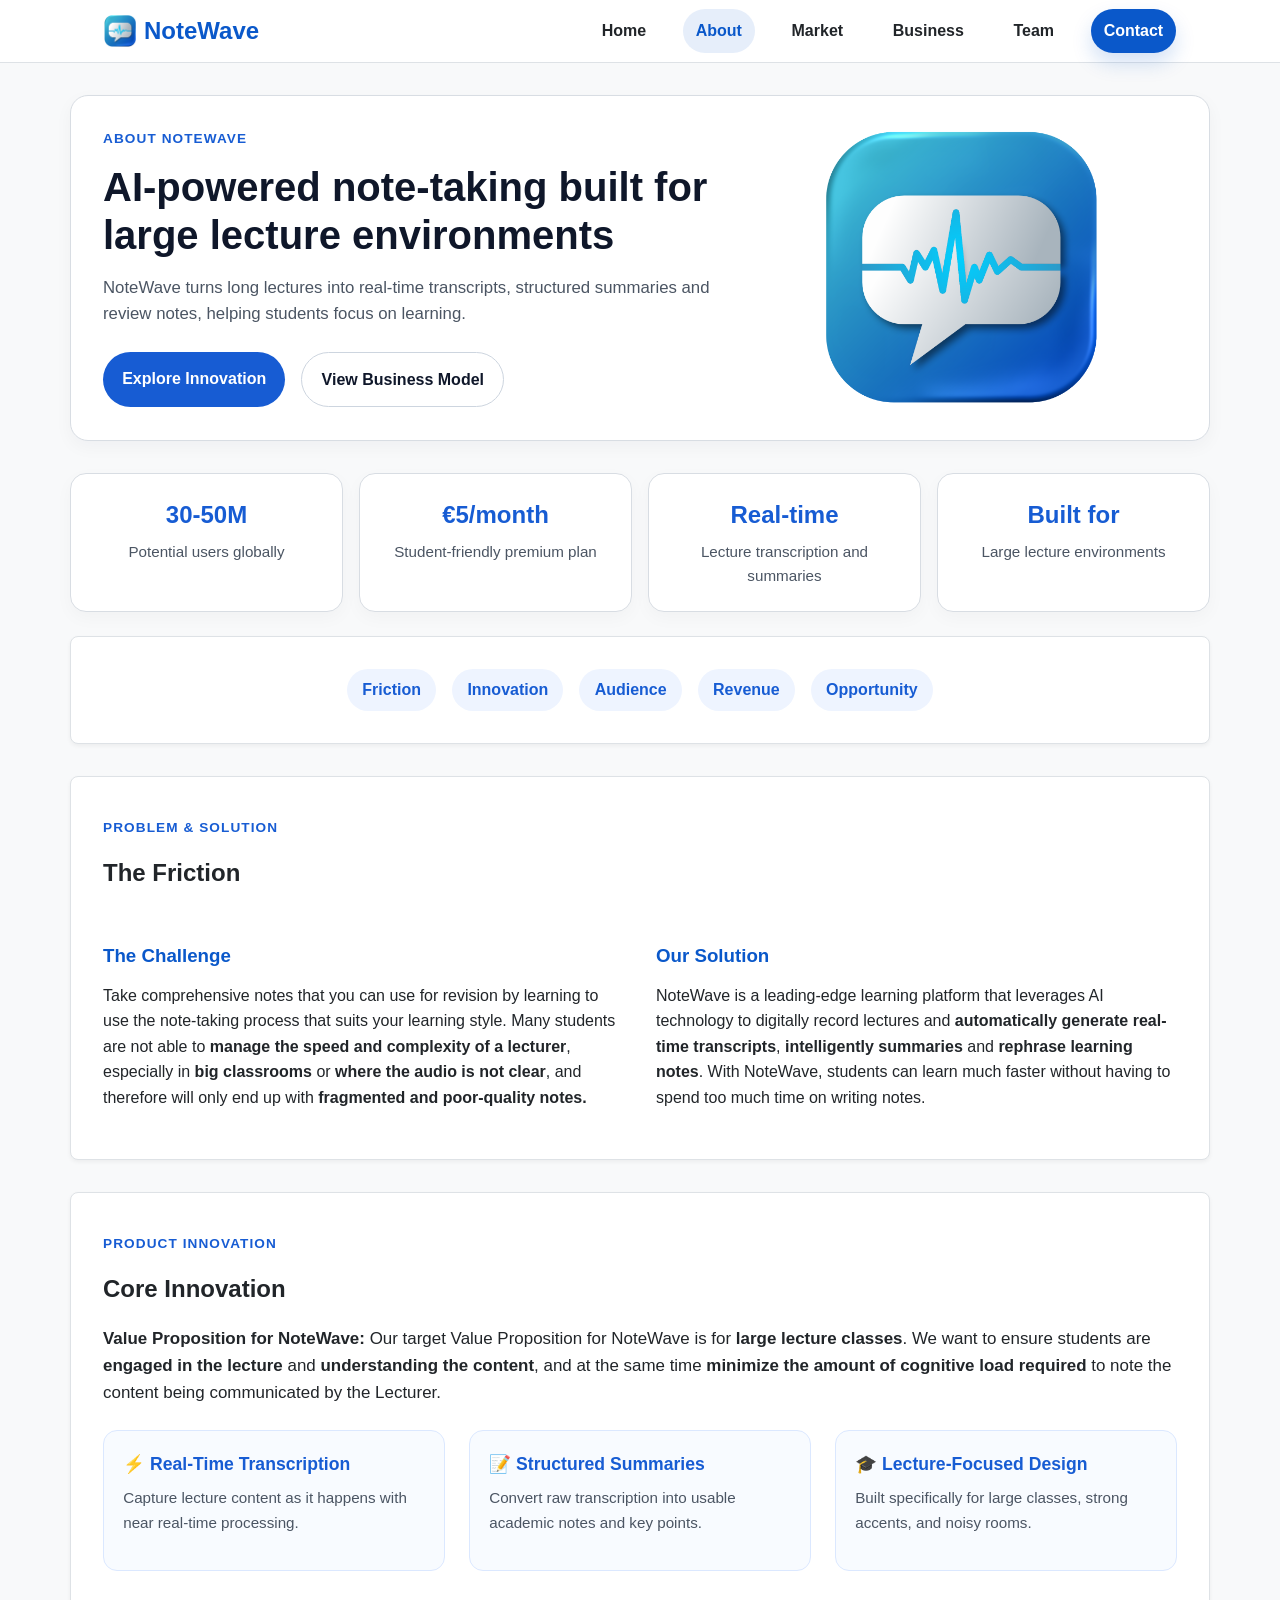
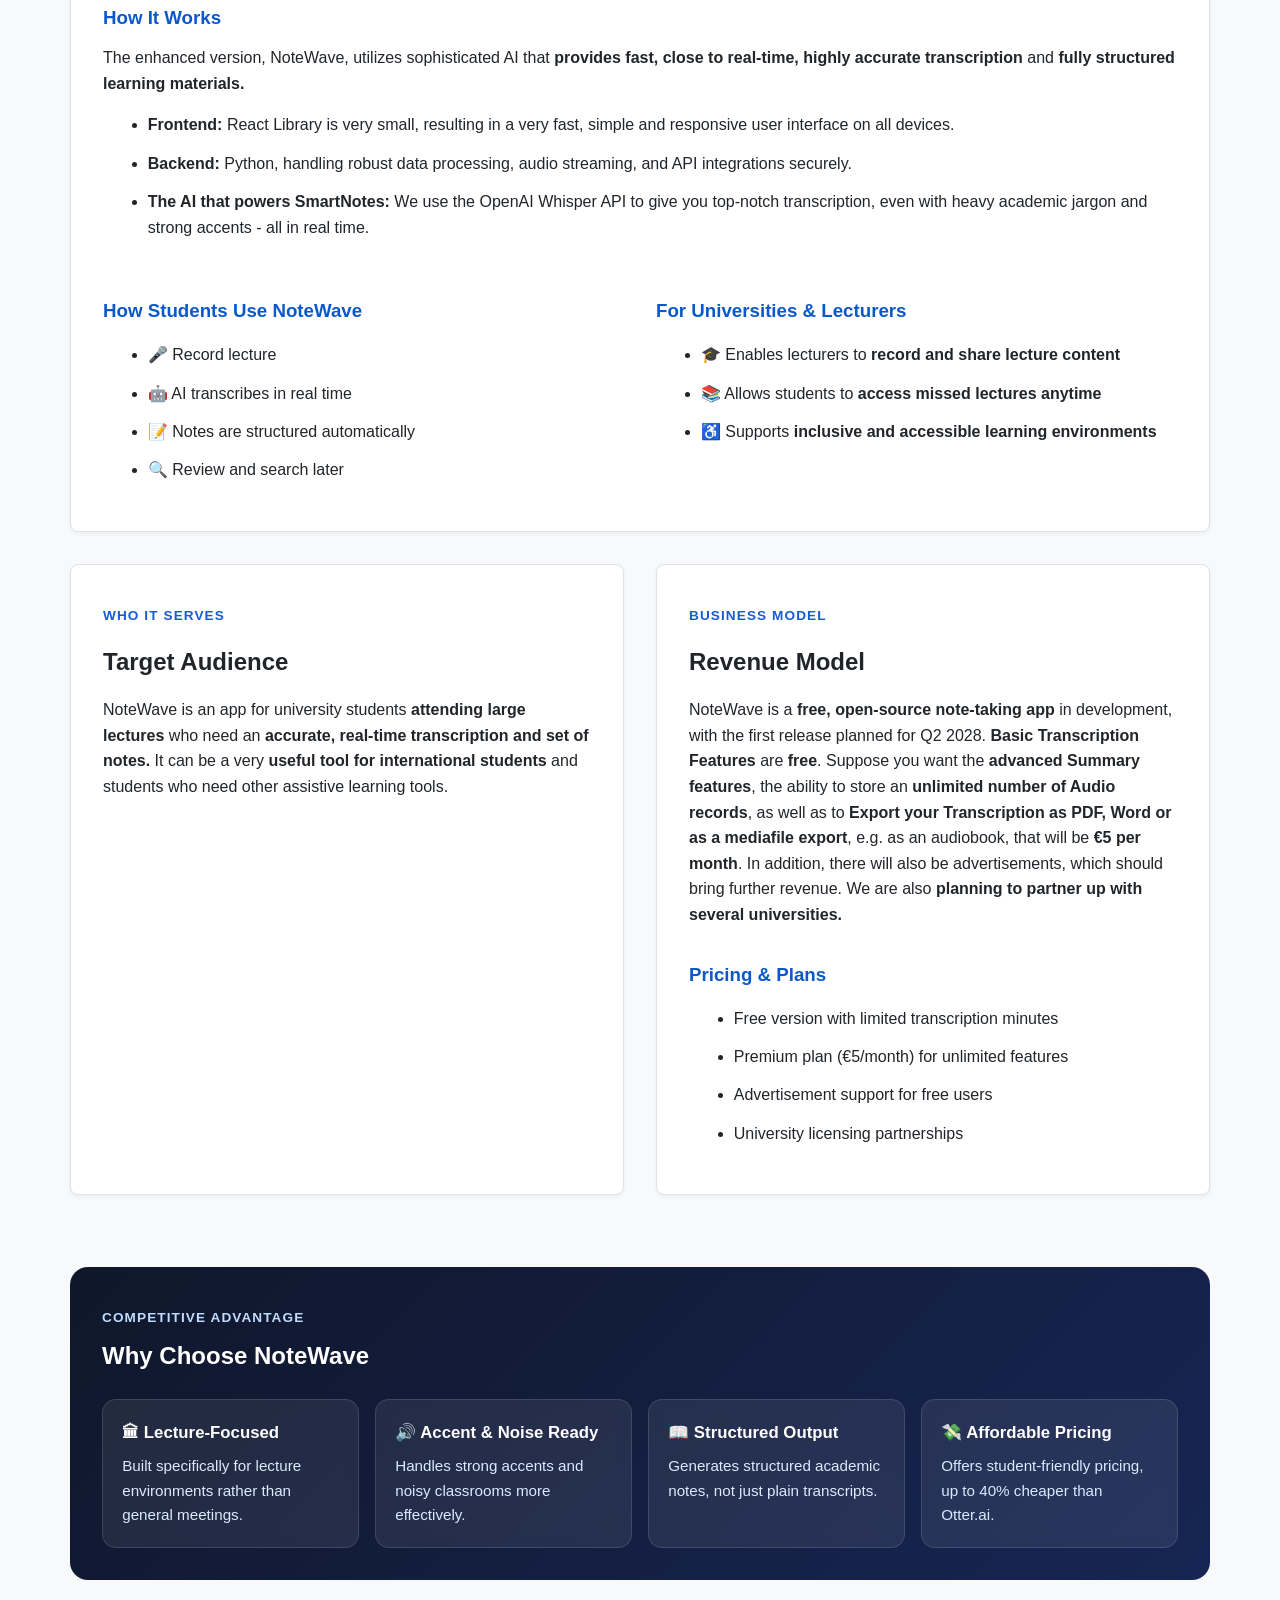
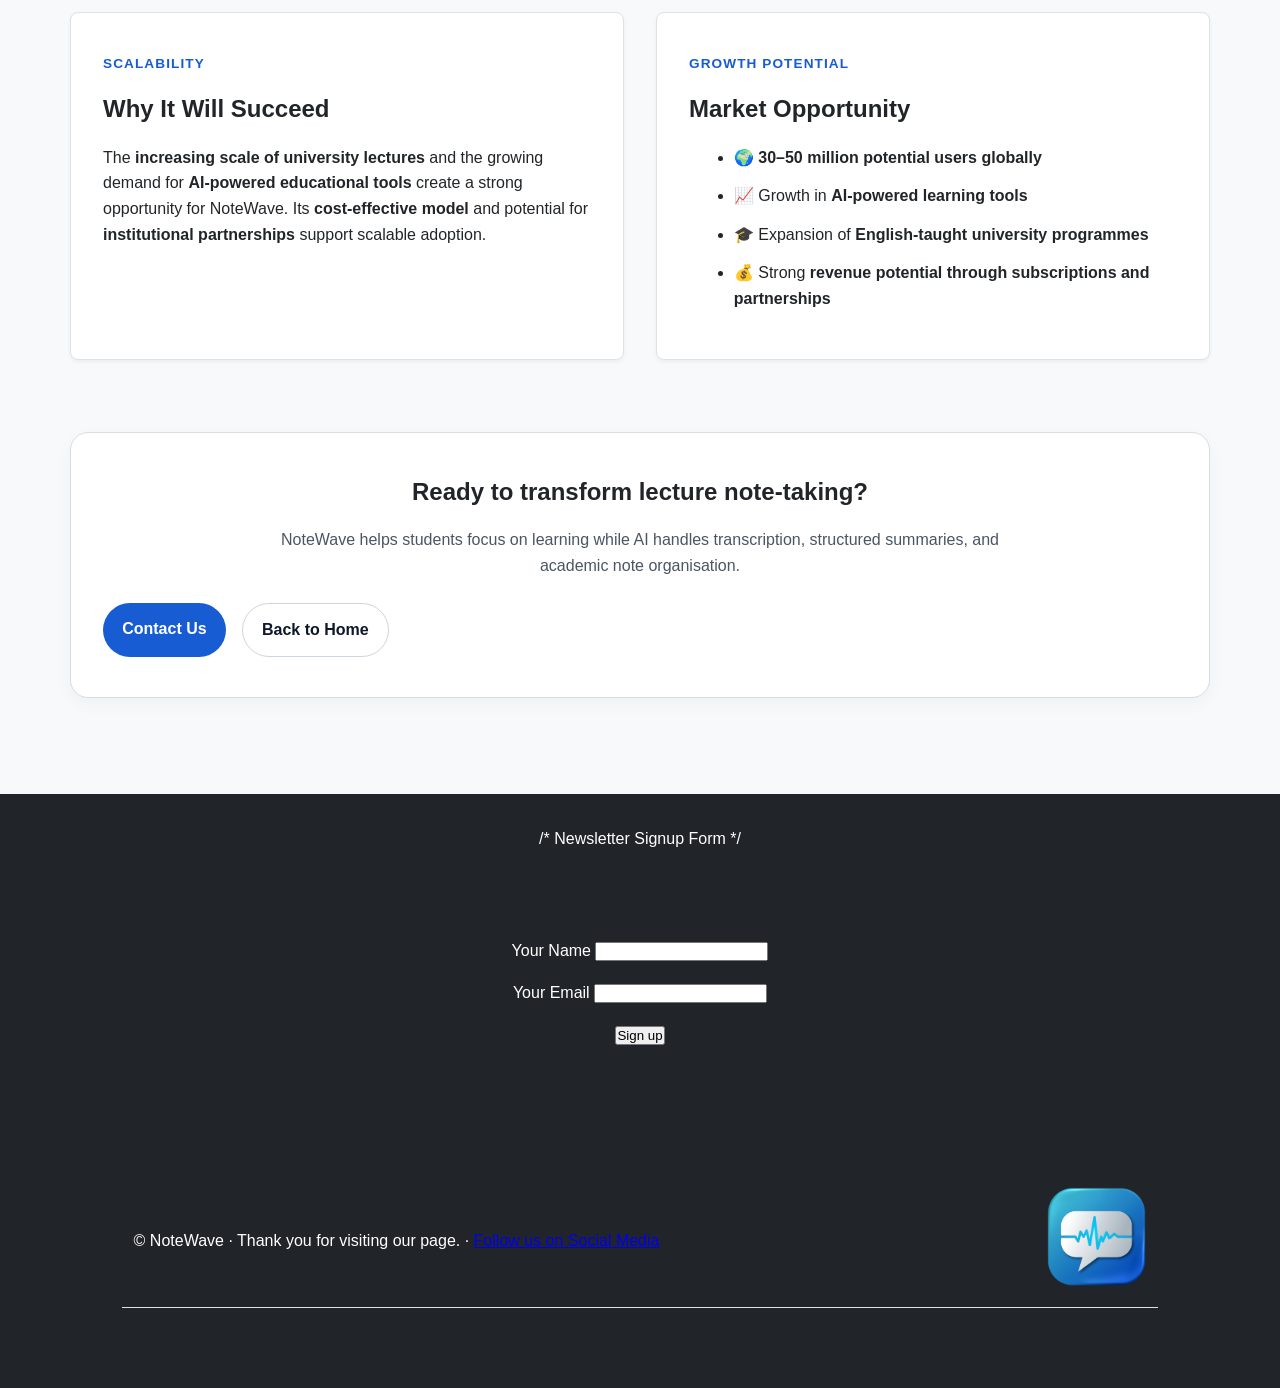
<file: about.html>
<!DOCTYPE html>
<html lang="en">
<head>
    <meta charset="UTF-8">
    <meta name="viewport" content="width=device-width, initial-scale=1.0">
    <title>About Us - NoteWave</title>
    <link rel="stylesheet" href="css/styles.css">
</head>
<body>
    <header>
        <nav>
            <a href="./index.html" class="logo">
                <img src="./images/notewave_logo.png" alt="NoteWave Logo">
                NoteWave
            </a>
            <ul class="nav-links">
                <li><a href="index.html">Home</a></li>
                <li><a href="about.html" class="active">About</a></li>
                <li><a href="market.html">Market</a></li>
                <li><a href="business.html">Business</a></li>
                <li><a href="team.html">Team</a></li>
                <li><a href="contact.html">Contact</a></li>
            </ul>
        </nav>
    </header>

    <main class="container">

        <section class="hero-card">
            <div class="hero-text">
                <p class="eyebrow">About NoteWave</p>
                <h1>AI-powered note-taking built for large lecture environments</h1>
                <p class="hero-description">
                    NoteWave turns long lectures into real-time transcripts, structured summaries and review notes, helping students focus on learning.
                </p>

                <div class="hero-buttons">
                    <a href="#innovation" class="btn btn-primary">Explore Innovation</a>
                    <a href="#revenue" class="btn btn-secondary">View Business Model</a>
                </div>
            </div>

            <div class="hero-image">
                <img src="images/notewave_logo.png" alt="NoteWave logo">
            </div>
        </section>

        <section class="stats-grid">
            <div class="stat-box">
                <h3>30-50M</h3>
                <p>Potential users globally</p>
            </div>
            <div class="stat-box">
                <h3>€5/month</h3>
                <p>Student-friendly premium plan</p>
            </div>
            <div class="stat-box">
                <h3>Real-time</h3>
                <p>Lecture transcription and summaries</p>
            </div>
            <div class="stat-box">
                <h3>Built for</h3>
                <p>Large lecture environments</p>
            </div>
        </section>

        <section class="jump-links card">
            <a href="#friction">Friction</a>
            <a href="#innovation">Innovation</a>
            <a href="#audience">Audience</a>
            <a href="#revenue">Revenue</a>
            <a href="#opportunity">Opportunity</a>
        </section>

        <section class="card" id="friction">
            <p class="section-label">Problem &amp; Solution</p>
            <h2>The Friction</h2>

            <div class="content-grid two-column">
                <div>
                    <h3 class="section-title">The Challenge</h3>
                    <p>
                        Take comprehensive notes that you can use for revision by learning to use the note-taking process that suits your learning style. Many students are not able to <strong>manage the speed and complexity of a lecturer</strong>, especially in <strong>big classrooms</strong> or <strong>where the audio is not clear</strong>, and therefore will only end up with <strong>fragmented and poor-quality notes.</strong>
                    </p>
                </div>

                <div>
                    <h3 class="section-title">Our Solution</h3>
                    <p>
                        NoteWave is a leading-edge learning platform that leverages AI technology to digitally record lectures and <strong>automatically generate real-time transcripts</strong>, <strong>intelligently summaries</strong> and <strong>rephrase learning notes</strong>. With NoteWave, students can learn much faster without having to spend too much time on writing notes.
                    </p>
                </div>
            </div>
        </section>

        <section class="card" id="innovation">
            <p class="section-label">Product Innovation</p>
            <h2>Core Innovation</h2>

            <p class="lead-text">
                <strong>Value Proposition for NoteWave:</strong> Our target Value Proposition for NoteWave is for <strong>large lecture classes</strong>. We want to ensure students are <strong>engaged in the lecture</strong> and <strong>understanding the content</strong>, and at the same time <strong>minimize the amount of cognitive load required </strong>to note the content being communicated by the Lecturer.
            </p>

            <div class="feature-grid">
                <div class="feature-box">
                    <h3>⚡ Real-Time Transcription</h3>
                    <p>Capture lecture content as it happens with near real-time processing.</p>
                </div>
                <div class="feature-box">
                    <h3>📝 Structured Summaries</h3>
                    <p>Convert raw transcription into usable academic notes and key points.</p>
                </div>
                <div class="feature-box">
                    <h3>🎓 Lecture-Focused Design</h3>
                    <p>Built specifically for large classes, strong accents, and noisy rooms.</p>
                </div>
            </div>

            <h3 class="section-title">How It Works</h3>
            <p>
                The enhanced version, NoteWave, utilizes sophisticated AI that <strong>provides fast, close to real-time, highly accurate transcription</strong> and <strong>fully structured learning materials.</strong>
            </p>

            <ul class="styled-list">
                <li><strong>Frontend:</strong>  React Library is very small, resulting in a very fast, simple and responsive user interface on all devices.</li>
                <li><strong>Backend:</strong> Python, handling robust data processing, audio streaming, and API integrations securely.</li>
                <li><strong>The AI that powers SmartNotes:</strong> We use the OpenAI Whisper API to give you top-notch transcription, even with heavy academic jargon and strong accents - all in real time.</li>
            </ul>

            <div class="content-grid two-column top-gap">
                <div>
                    <h3 class="section-title">How Students Use NoteWave</h3>
                    <ul class="icon-list">
                        <li>🎤 Record lecture</li>
                        <li>🤖 AI transcribes in real time</li>
                        <li>📝 Notes are structured automatically</li>
                        <li>🔍 Review and search later</li>
                    </ul>
                </div>

                <div>
                    <h3 class="section-title">For Universities &amp; Lecturers</h3>
                    <ul class="icon-list">
                        <li>🎓 Enables lecturers to <strong>record and share lecture content</strong></li>
                        <li>📚 Allows students to <strong>access missed lectures anytime</strong></li>
                        <li>♿ Supports <strong>inclusive and accessible learning environments</strong></li>
                    </ul>
                </div>
            </div>
        </section>

        <section class="split-section">
            <div class="card" id="audience">
                <p class="section-label">Who It Serves</p>
                <h2>Target Audience</h2>
                <p>
                    NoteWave is an app for university students <strong>attending large lectures</strong> who need an <strong>accurate, real-time transcription and set of notes.</strong> It can be a very <strong>useful tool for international students</strong> and students who need other assistive learning tools.
                </p>
            </div>

            <div class="card" id="revenue">
                <p class="section-label">Business Model</p>
                <h2>Revenue Model</h2>
                <p>
                    NoteWave is a <strong>free, open-source note-taking app</strong> in development, with the first release planned for Q2 2028. <strong>Basic Transcription Features</strong> are <strong>free</strong>. Suppose you want the <strong>advanced Summary features</strong>, the ability to store an <strong>unlimited number of Audio records</strong>, as well as to <strong>Export your Transcription as PDF, Word or as a mediafile export</strong>, e.g. as an audiobook, that will be <strong>€5 per month</strong>. In addition, there will also be advertisements, which should bring further revenue. We are also <strong>planning to partner up with several universities.</strong>
                </p>

                <h3 class="section-title">Pricing &amp; Plans</h3>
                <ul class="styled-list">
                    <li>Free version with limited transcription minutes</li>
                    <li>Premium plan (€5/month) for unlimited features</li>
                    <li>Advertisement support for free users</li>
                    <li>University licensing partnerships</li>
                </ul>
            </div>
        </section>

        <section class="highlight-section">
            <div class="highlight-inner">
                <p class="section-label light">Competitive Advantage</p>
                <h2>Why Choose NoteWave</h2>

                <div class="advantage-grid">
                    <div class="advantage-card">
                        <h3>🏛 Lecture-Focused</h3>
                        <p>Built specifically for lecture environments rather than general meetings.</p>
                    </div>
                    <div class="advantage-card">
                        <h3>🔊 Accent &amp; Noise Ready</h3>
                        <p>Handles strong accents and noisy classrooms more effectively.</p>
                    </div>
                    <div class="advantage-card">
                        <h3>📖 Structured Output</h3>
                        <p>Generates structured academic notes, not just plain transcripts.</p>
                    </div>
                    <div class="advantage-card">
                        <h3>💸 Affordable Pricing</h3>
                        <p>Offers student-friendly pricing, up to 40% cheaper than Otter.ai.</p>
                    </div>
                </div>
            </div>
        </section>

        <section class="split-section">
            <div class="card">
                <p class="section-label">Scalability</p>
                <h2>Why It Will Succeed</h2>
                <p>
                    The <strong>increasing scale of university lectures</strong> and the growing demand for
                    <strong>AI-powered educational tools</strong> create a strong opportunity for NoteWave.
                    Its <strong>cost-effective model</strong> and potential for
                    <strong>institutional partnerships</strong> support scalable adoption.
                </p>
            </div>

            <div class="card" id="opportunity">
                <p class="section-label">Growth Potential</p>
                <h2>Market Opportunity</h2>
                <ul class="icon-list">
                    <li>🌍 <strong>30–50 million potential users globally</strong></li>
                    <li>📈 Growth in <strong>AI-powered learning tools</strong></li>
                    <li>🎓 Expansion of <strong>English-taught university programmes</strong></li>
                    <li>💰 Strong <strong>revenue potential through subscriptions and partnerships</strong></li>
                </ul>
            </div>
        </section>

        <section class="cta-card">
            <h2>Ready to transform lecture note-taking?</h2>
            <p>
                NoteWave helps students focus on learning while AI handles transcription,
                structured summaries, and academic note organisation.
            </p>
            <div class="hero-buttons">
                <a href="contact.html" class="btn btn-primary">Contact Us</a>
                <a href="index.html" class="btn btn-secondary">Back to Home</a>
            </div>
        </section>

    </main>

    <footer>
 /*  Newsletter Signup Form */
    <section id="newsletter" class="newsletter container">
  <div class="container-content">
    <h2>Sign up to our Newsletter</h2>

    <form action="https://formspree.io/f/xdkwqnnb" method="post">
      
      <p>
        <label for="contact-name">Your Name</label>
        <input id="contact-name" type="text" name="contact-name" required>
      </p>

      <p>
        <label for="contact-email">Your Email</label>
        <input id="contact-email" type="email" name="contact-email" required>
      </p>
      <p>
        <input type="submit" value="Sign up">
      </p>

    </form>
  </div>
</section>

<footer id="footer-layout">
  <table width="100%">
    <tr>
      <td align="center">
        &copy; <span class="footer-text">NoteWave</span>
        <span class="footer-separator">&middot;</span>
        <span class="footer-text">Thank you for visiting our page.</span>
        <span class="footer-separator">&middot;</span>
        <a href="https://www.instagram.com/notewave_ac/?hl=en" target="_blank">
  <span class="footer-text">Follow us on Social Media</span>
</a>
      </td>
      <td align="right" valign="bottom" width="50">
        <img src="images/notewave_logo.png" height="100" width="100" alt="NoteWave logo - AI-powered academic note-taking app for university students" class="contact-logo">
      </td>
    </tr>
  </table>
</body>
</html>
</file>
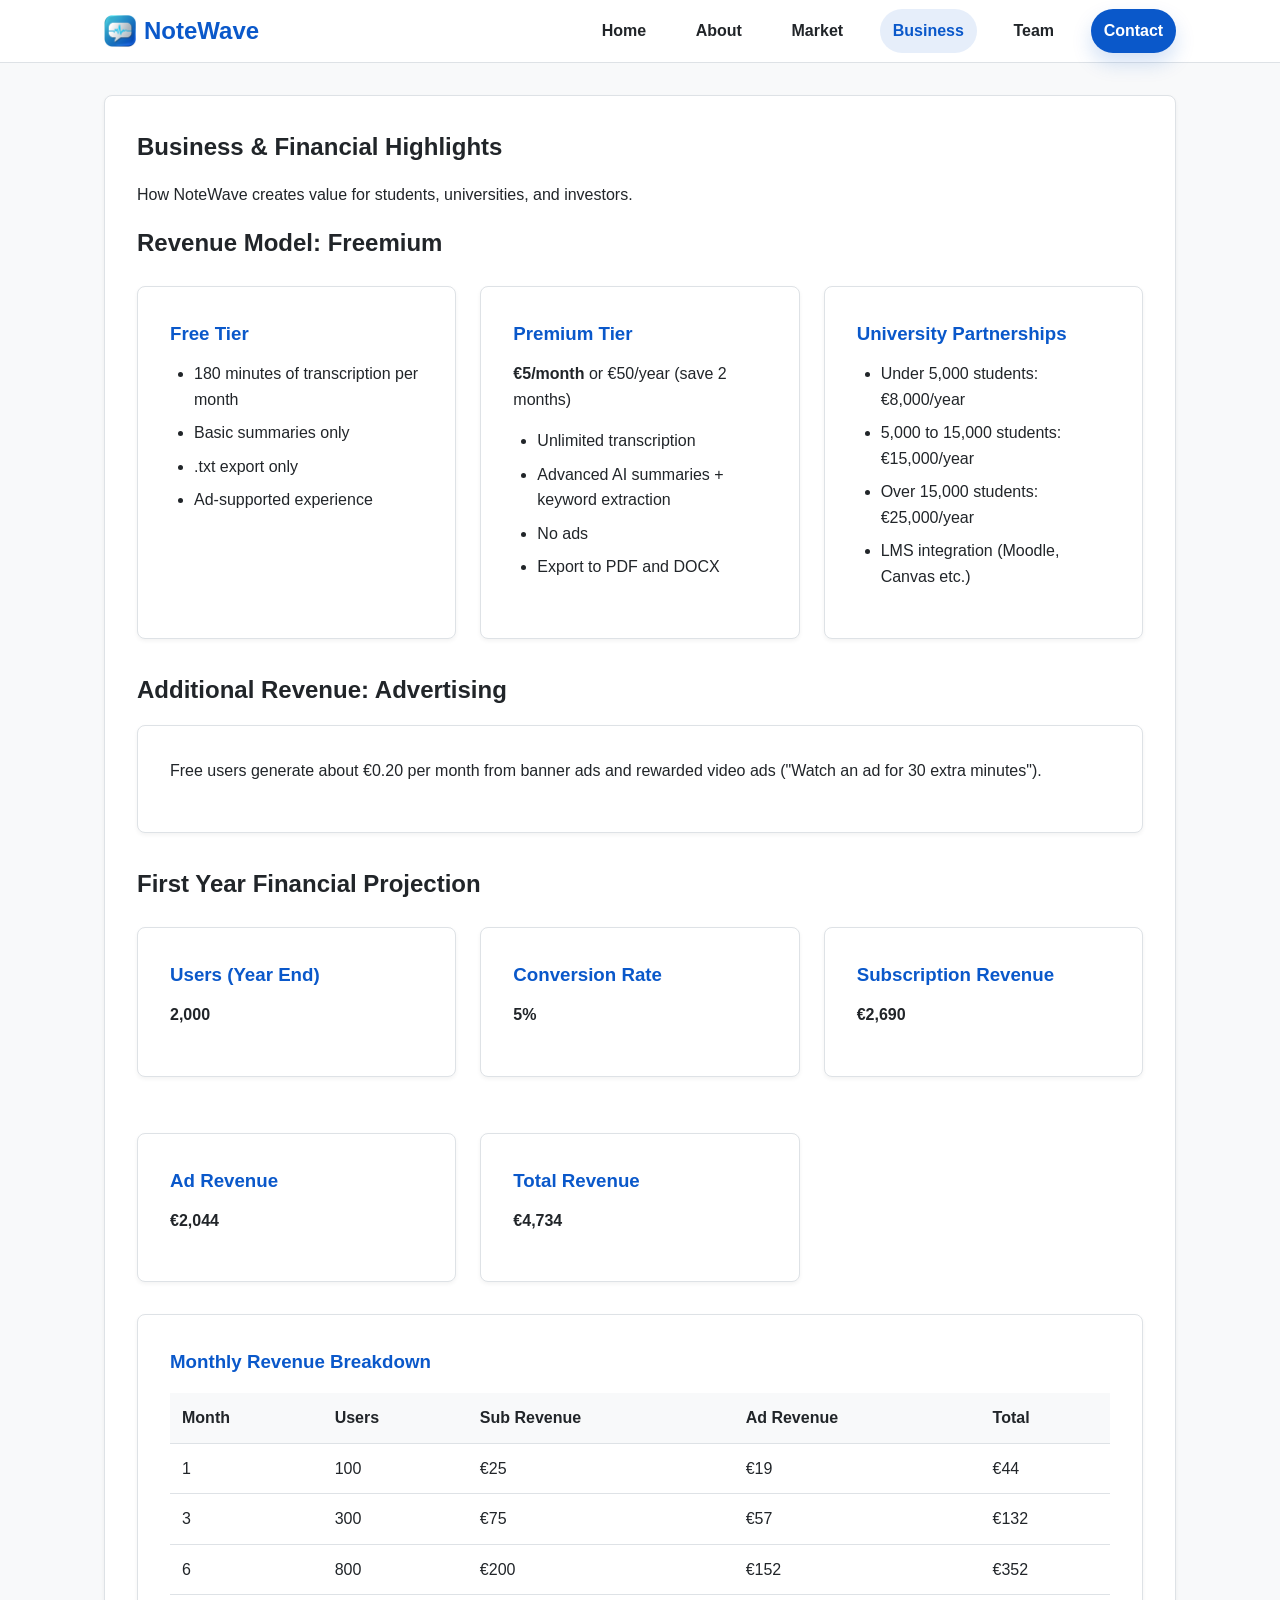
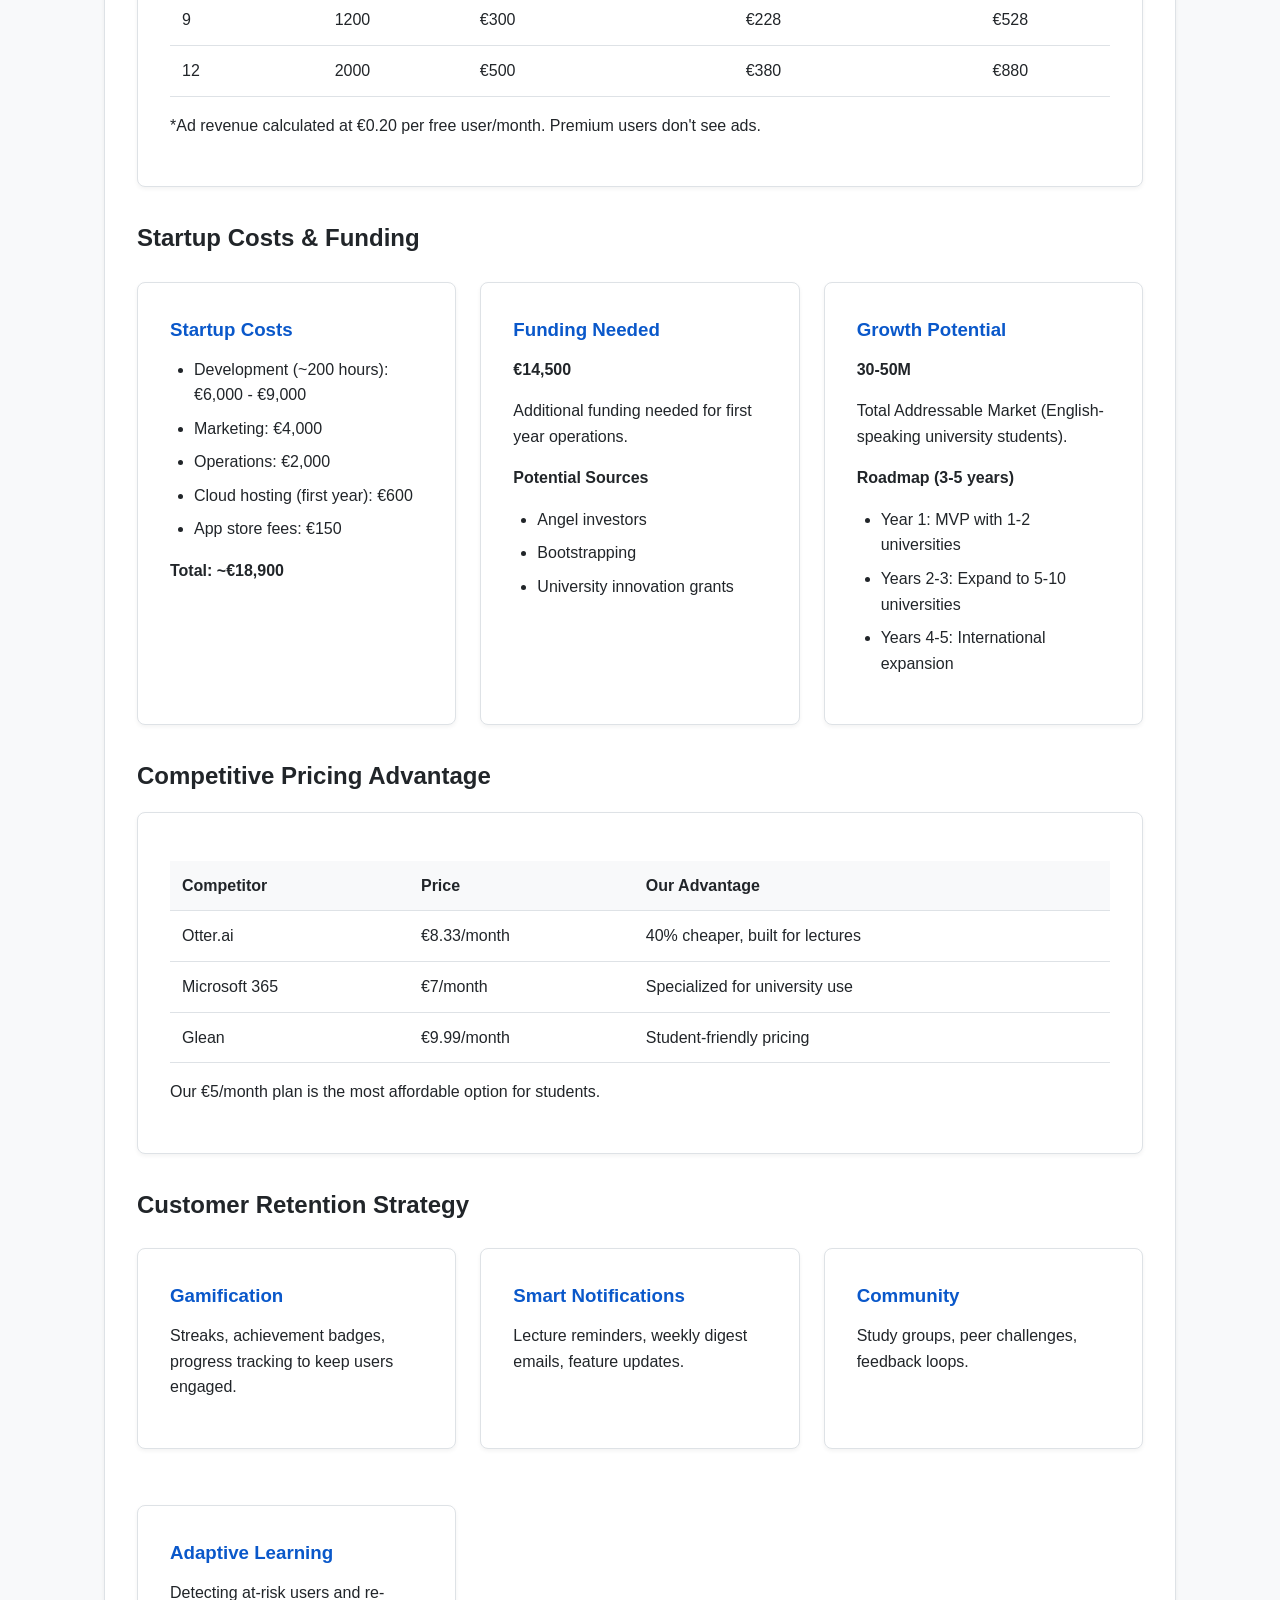
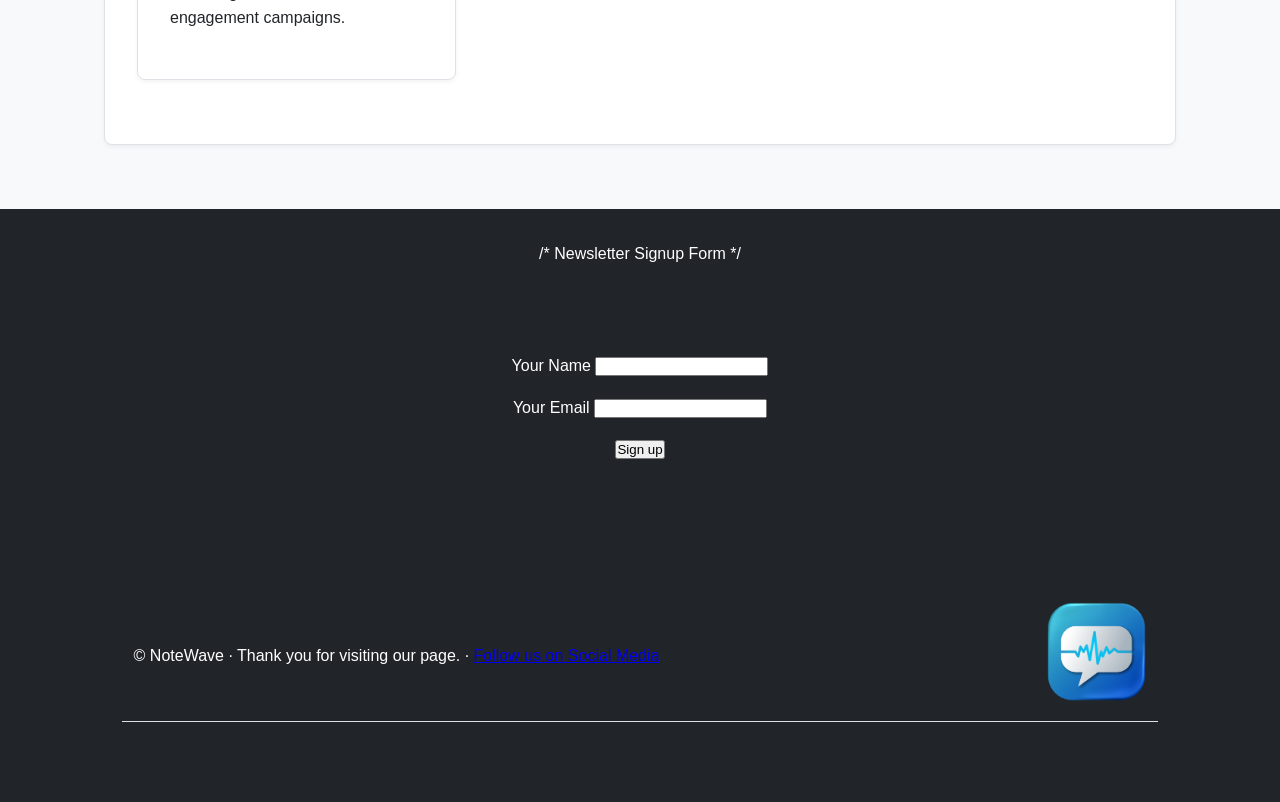
<file: business.html>
<!DOCTYPE html>
<html lang="en">
<head>
    <meta charset="UTF-8">
    <meta name="viewport" content="width=device-width, initial-scale=1.0">
    <title>Business & Financial Highlights - NoteWave</title>
    <link rel="stylesheet" href="./css/styles.css">
</head>
<body>
    <header>
        <nav>
            <a href="./index.html" class="logo">
                <img src="./images/notewave_logo.png" alt="NoteWave Logo">
                NoteWave
            </a>
            <ul class="nav-links">
                <li><a href="index.html">Home</a></li>
                <li><a href="about.html">About</a></li>
                <li><a href="market.html">Market</a></li>
                <li><a href="business.html" class="active">Business</a></li>
                <li><a href="team.html">Team</a></li>
                <li><a href="contact.html">Contact</a></li>
            </ul>
        </nav>
    </header>
    <main>
        <section class="card">
            <h1>Business & Financial Highlights</h1>
            <p>How NoteWave creates value for students, universities, and investors.</p>

            <h2>Revenue Model: Freemium</h2>
            <div class="grid">
                <div class="card">
                    <h3>Free Tier</h3>
                    <ul>
                        <li>180 minutes of transcription per month</li>
                        <li>Basic summaries only</li>
                        <li>.txt export only</li>
                        <li>Ad-supported experience</li>
                    </ul>
                </div>
                <div class="card">
                    <h3>Premium Tier</h3>
                    <p><strong>€5/month</strong> or €50/year (save 2 months)</p>
                    <ul>
                        <li>Unlimited transcription</li>
                        <li>Advanced AI summaries + keyword extraction</li>
                        <li>No ads</li>
                        <li>Export to PDF and DOCX</li>
                    </ul>
                </div>
                <div class="card">
                    <h3>University Partnerships</h3>
                    <ul>
                        <li>Under 5,000 students: €8,000/year</li>
                        <li>5,000 to 15,000 students: €15,000/year</li>
                        <li>Over 15,000 students: €25,000/year</li>
                        <li>LMS integration (Moodle, Canvas etc.)</li>
                    </ul>
                </div>
            </div>

            <h2>Additional Revenue: Advertising</h2>
            <div class="card">
                <p>Free users generate about €0.20 per month from banner ads and rewarded video ads ("Watch an ad for 30 extra minutes").</p>
            </div>

            <h2>First Year Financial Projection</h2>
            <div class="grid">
                <div class="card">
                    <h3>Users (Year End)</h3>
                    <p><strong>2,000</strong></p>
                </div>
                <div class="card">
                    <h3>Conversion Rate</h3>
                    <p><strong>5%</strong></p>
                </div>
                <div class="card">
                    <h3>Subscription Revenue</h3>
                    <p><strong>€2,690</strong></p>
                </div>
                <div class="card">
                    <h3>Ad Revenue</h3>
                    <p><strong>€2,044</strong></p>
                </div>
                <div class="card">
                    <h3>Total Revenue</h3>
                    <p><strong>€4,734</strong></p>
                </div>
            </div>
            <div class="card">
                <h3>Monthly Revenue Breakdown</h3>
                <table>
                    <thead>
                        <tr>
                            <th>Month</th>
                            <th>Users</th>
                            <th>Sub Revenue</th>
                            <th>Ad Revenue</th>
                            <th>Total</th>
                        </tr>
                    </thead>
                    <tbody>
                        <tr><td>1</td><td>100</td><td>€25</td><td>€19</td><td>€44</td></tr>
                        <tr><td>3</td><td>300</td><td>€75</td><td>€57</td><td>€132</td></tr>
                        <tr><td>6</td><td>800</td><td>€200</td><td>€152</td><td>€352</td></tr>
                        <tr><td>9</td><td>1200</td><td>€300</td><td>€228</td><td>€528</td></tr>
                        <tr><td>12</td><td>2000</td><td>€500</td><td>€380</td><td>€880</td></tr>
                    </tbody>
                </table>
                <p>*Ad revenue calculated at €0.20 per free user/month. Premium users don't see ads.</p>
            </div>
            <h2>Startup Costs & Funding</h2>
            <div class="grid">
                <div class="card">
                    <h3>Startup Costs</h3>
                    <ul>
                        <li>Development (~200 hours): €6,000 - €9,000</li>
                        <li>Marketing: €4,000</li>
                        <li>Operations: €2,000</li>
                        <li>Cloud hosting (first year): €600</li>
                        <li>App store fees: €150</li>
                    </ul>
                    <p><strong>Total: ~€18,900</strong></p>
                </div>
                <div class="card">
                    <h3>Funding Needed</h3>
                    <p><strong>€14,500</strong></p>
                    <p>Additional funding needed for first year operations.</p>
                    <h4>Potential Sources</h4>
                    <ul>
                        <li>Angel investors</li>
                        <li>Bootstrapping</li>
                        <li>University innovation grants</li>
                    </ul>
                </div>
                <div class="card">
                    <h3>Growth Potential</h3>
                    <p><strong>30-50M</strong></p>
                    <p>Total Addressable Market (English-speaking university students).</p>
                    <h4>Roadmap (3-5 years)</h4>
                    <ul>
                        <li>Year 1: MVP with 1-2 universities</li>
                        <li>Years 2-3: Expand to 5-10 universities</li>
                        <li>Years 4-5: International expansion</li>
                    </ul>
                </div>
            </div>
            <h2>Competitive Pricing Advantage</h2>
            <div class="card">
                <table>
                    <thead>
                        <tr>
                            <th>Competitor</th>
                            <th>Price</th>
                            <th>Our Advantage</th>
                        </tr>
                    </thead>
                    <tbody>
                        <tr><td>Otter.ai</td><td>€8.33/month</td><td>40% cheaper, built for lectures</td></tr>
                        <tr><td>Microsoft 365</td><td>€7/month</td><td>Specialized for university use</td></tr>
                        <tr><td>Glean</td><td>€9.99/month</td><td>Student-friendly pricing</td></tr>
                    </tbody>
                </table>
                <p>Our €5/month plan is the most affordable option for students.</p>
            </div>
            <h2>Customer Retention Strategy</h2>
            <div class="grid">
                <div class="card">
                    <h3>Gamification</h3>
                    <p>Streaks, achievement badges, progress tracking to keep users engaged.</p>
                </div>
                <div class="card">
                    <h3>Smart Notifications</h3>
                    <p>Lecture reminders, weekly digest emails, feature updates.</p>
                </div>
                <div class="card">
                    <h3>Community</h3>
                    <p>Study groups, peer challenges, feedback loops.</p>
                </div>
                <div class="card">
                    <h3>Adaptive Learning</h3>
                    <p>Detecting at-risk users and re-engagement campaigns.</p>
                </div>
            </div>
        </section>
    </main>
    <footer>
 /*  Newsletter Signup Form */
    <section id="newsletter" class="newsletter container">
  <div class="container-content">
    <h2>Sign up to our Newsletter</h2>

    <form action="https://formspree.io/f/xdkwqnnb" method="post">
      
      <p>
        <label for="contact-name">Your Name</label>
        <input id="contact-name" type="text" name="contact-name" required>
      </p>

      <p>
        <label for="contact-email">Your Email</label>
        <input id="contact-email" type="email" name="contact-email" required>
      </p>
      <p>
        <input type="submit" value="Sign up">
      </p>

    </form>
  </div>
</section>

<footer id="footer-layout">
  <table width="100%">
    <tr>
      <td align="center">
        &copy; <span class="footer-text">NoteWave</span>
        <span class="footer-separator">&middot;</span>
        <span class="footer-text">Thank you for visiting our page.</span>
        <span class="footer-separator">&middot;</span>
        <a href="https://www.instagram.com/notewave_ac/?hl=en" target="_blank">
  <span class="footer-text">Follow us on Social Media</span>
</a>
      </td>
      <td align="right" valign="bottom" width="50">
        <img src="images/notewave_logo.png" height="100" width="100" alt="NoteWave logo - AI-powered academic note-taking app for university students" class="contact-logo">
      </td>
    </tr>
  </table>
    </footer>
</body>
</html>
</file>
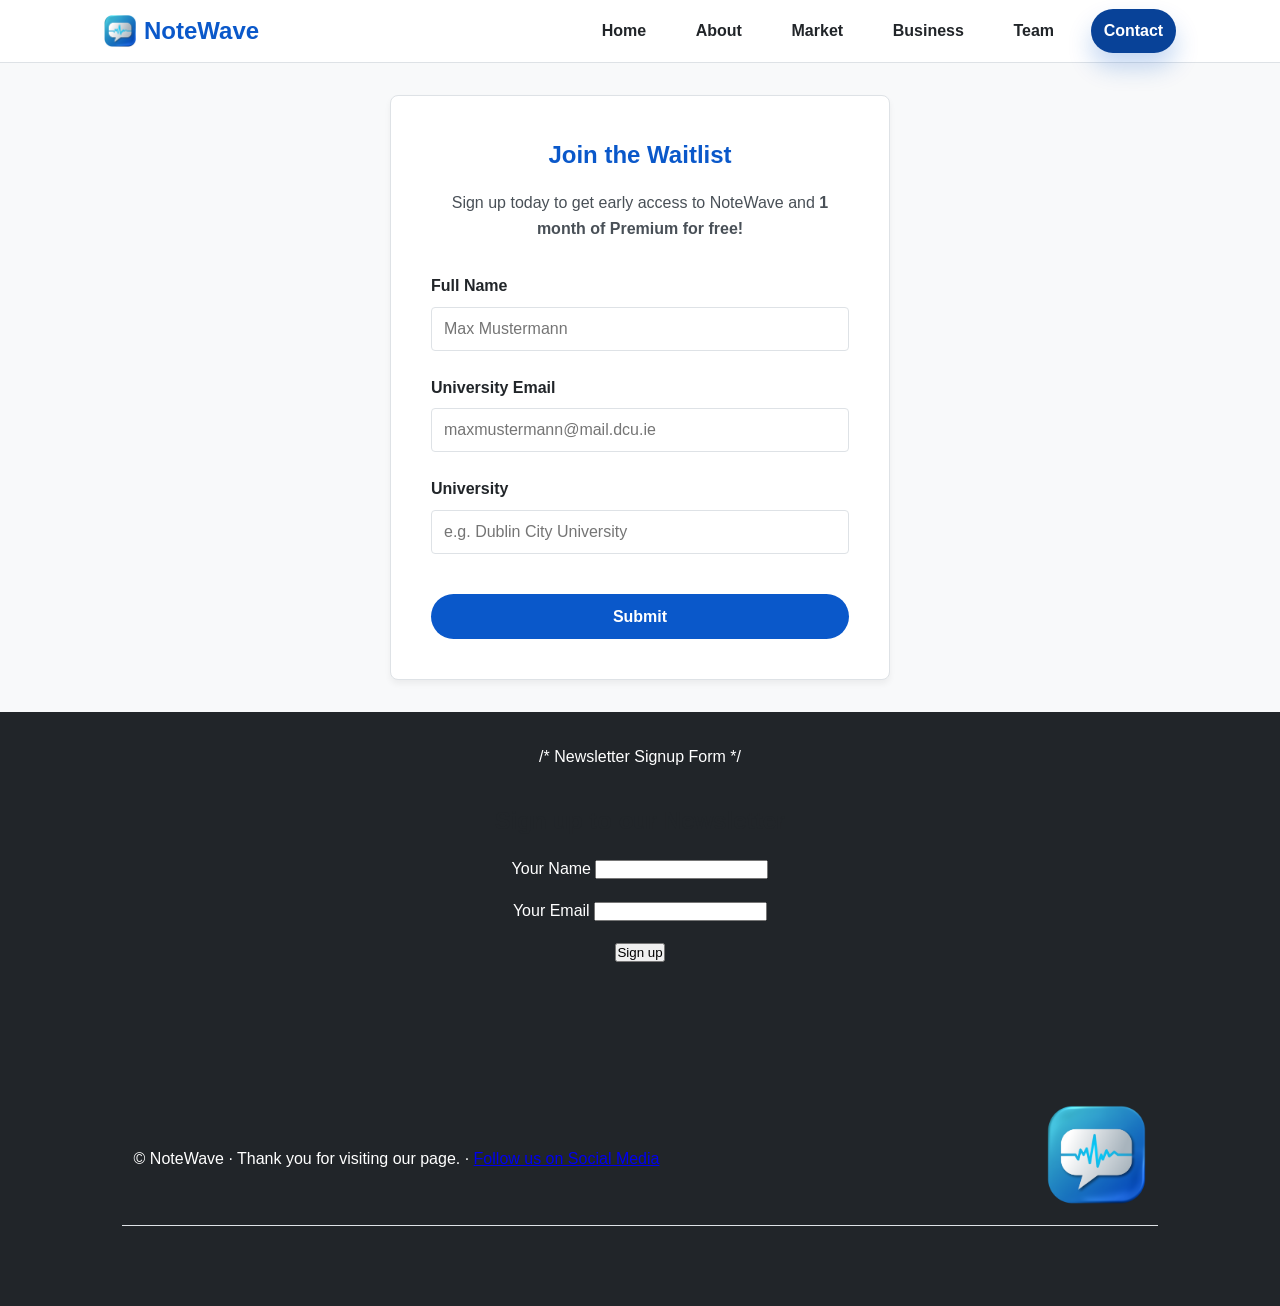
<file: contact.html>
<!DOCTYPE html>
<html lang="en">
<head>
    <meta charset="UTF-8">
    <meta name="viewport" content="width=device-width, initial-scale=1.0">
    <title>Contact & Signup - NoteWave</title>
    <link rel="stylesheet" href="./css/styles.css">
</head>
<body>
    <header>
        <nav>
            <a href="./index.html" class="logo">
                <img src="./images/notewave_logo.png" alt="NoteWave Logo">
                NoteWave
            </a>
            <ul class="nav-links">
                <li><a href="index.html">Home</a></li>
                <li><a href="about.html">About</a></li>
                <li><a href="market.html">Market</a></li>
                <li><a href="business.html">Business</a></li>
                <li><a href="team.html">Team</a></li>
                <li><a href="contact.html" class="active">Contact</a></li>
            </ul>
        </nav>
    </header>

    <main>
        <div class="form-container">
            <h2 style="text-align: center; color: var(--primary-blue);">Join the Waitlist</h2>
            <p style="text-align: center; margin-bottom: 2rem; color: #495057;">Sign up today to get early access to NoteWave and <strong>1 month of Premium for free!</strong></p>
            
            <form action="#" method="POST" onsubmit="event.preventDefault(); alert('Thank you for joining the waitlist!');">
                <div class="form-group">
                    <label for="name">Full Name</label>
                    <input type="text" id="name" name="name" required placeholder="Max Mustermann">
                </div>
                <div class="form-group">
                    <label for="email">University Email</label>
                    <input type="email" id="email" name="email" required placeholder="maxmustermann@mail.dcu.ie">
                </div>
                <div class="form-group">
                    <label for="university">University</label>
                    <input type="text" id="university" name="university" required placeholder="e.g. Dublin City University">
                </div>
                <button type="submit" class="btn" style="width: 100%; margin-top: 1rem;">Submit</button>
            </form>
        </div>
    </main>

    <footer>
     /*  Newsletter Signup Form */
    <section id="newsletter" class="newsletter container">
  <div class="container-content">
    <h2>Sign up to our Newsletter</h2>

    <form action="https://formspree.io/f/xdkwqnnb" method="post">
      
      <p>
        <label for="contact-name">Your Name</label>
        <input id="contact-name" type="text" name="contact-name" required>
      </p>

      <p>
        <label for="contact-email">Your Email</label>
        <input id="contact-email" type="email" name="contact-email" required>
      </p>
      <p>
        <input type="submit" value="Sign up">
      </p>

    </form>
  </div>
</section>

<footer id="footer-layout">
  <table width="100%">
    <tr>
      <td align="center">
        &copy; <span class="footer-text">NoteWave</span>
        <span class="footer-separator">&middot;</span>
        <span class="footer-text">Thank you for visiting our page.</span>
        <span class="footer-separator">&middot;</span>
        <a href="https://www.instagram.com/notewave_ac/?hl=en" target="_blank">
  <span class="footer-text">Follow us on Social Media</span>
</a>
      </td>
      <td align="right" valign="bottom" width="50">
        <img src="images/notewave_logo.png" height="100" width="100" alt="NoteWave logo - AI-powered academic note-taking app for university students" class="contact-logo">
      </td>
    </tr>
  </table>
    </footer>
</body>
</html>
</file>
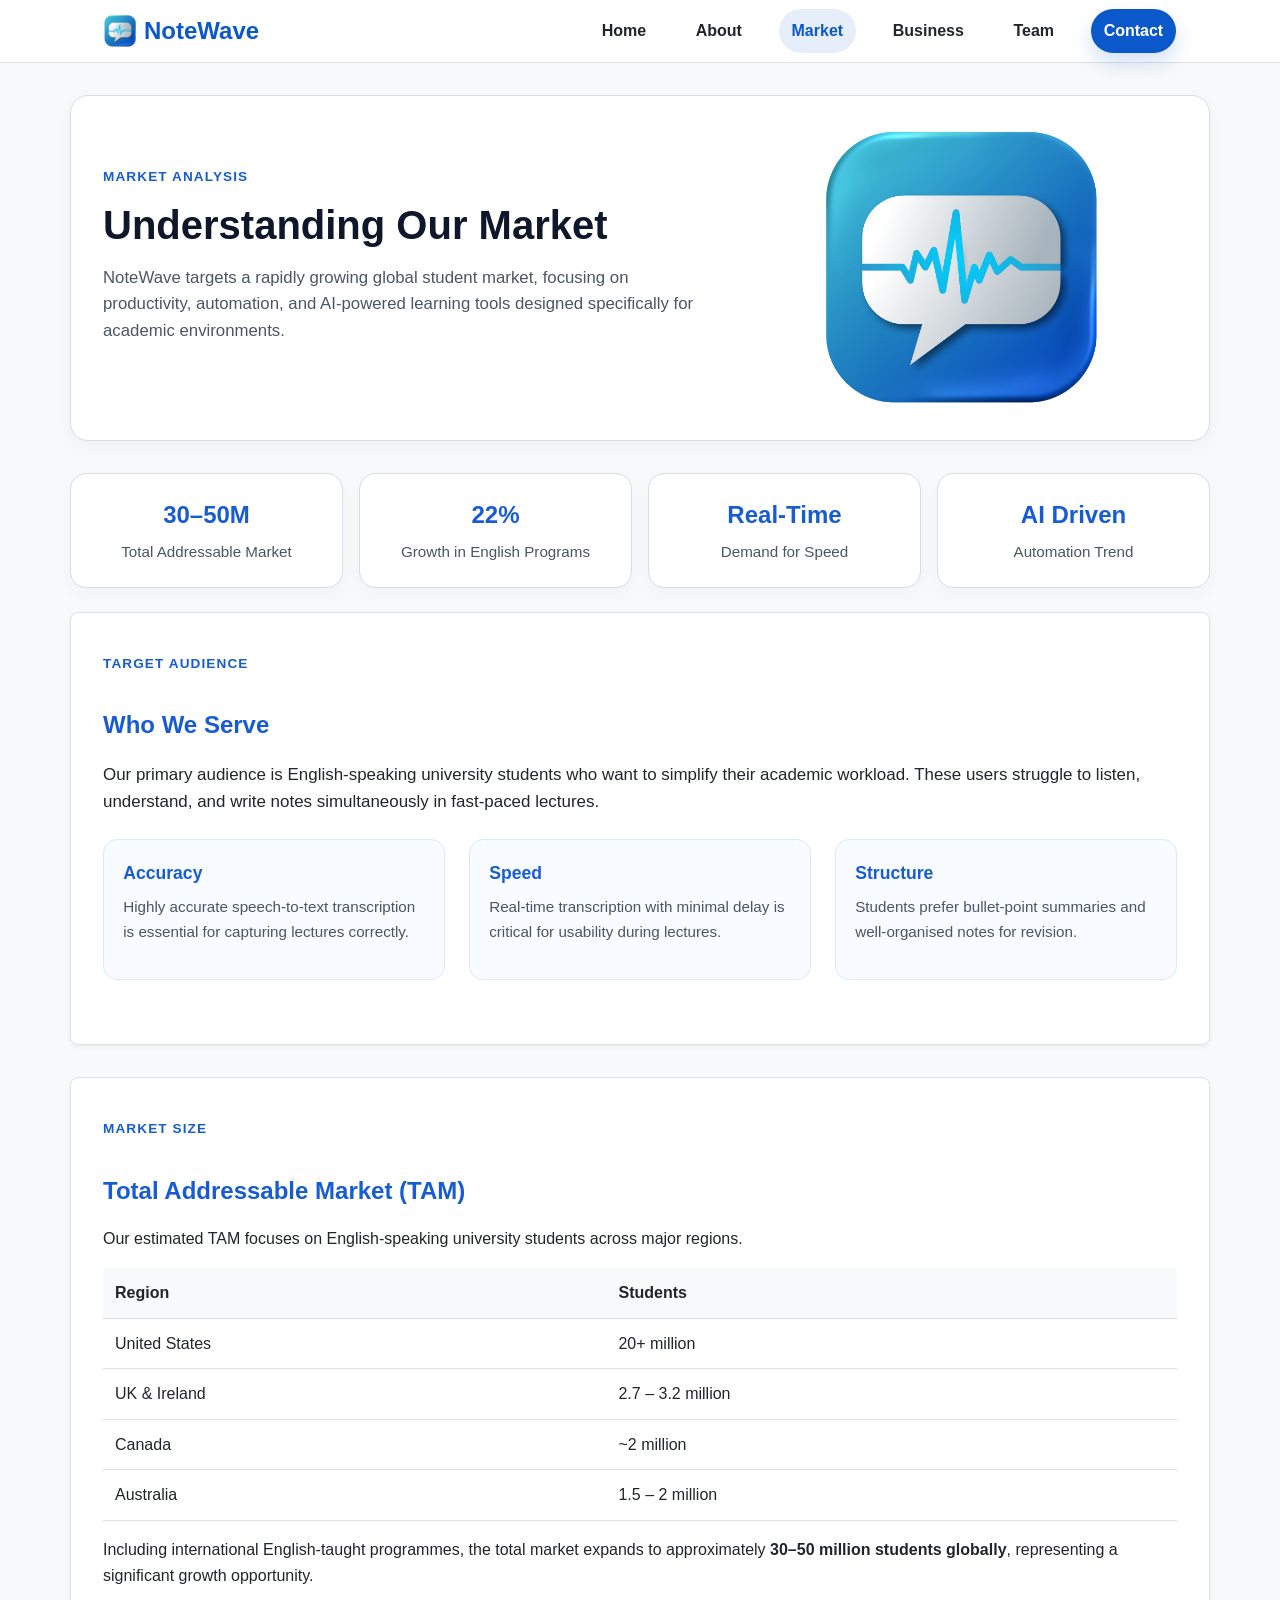
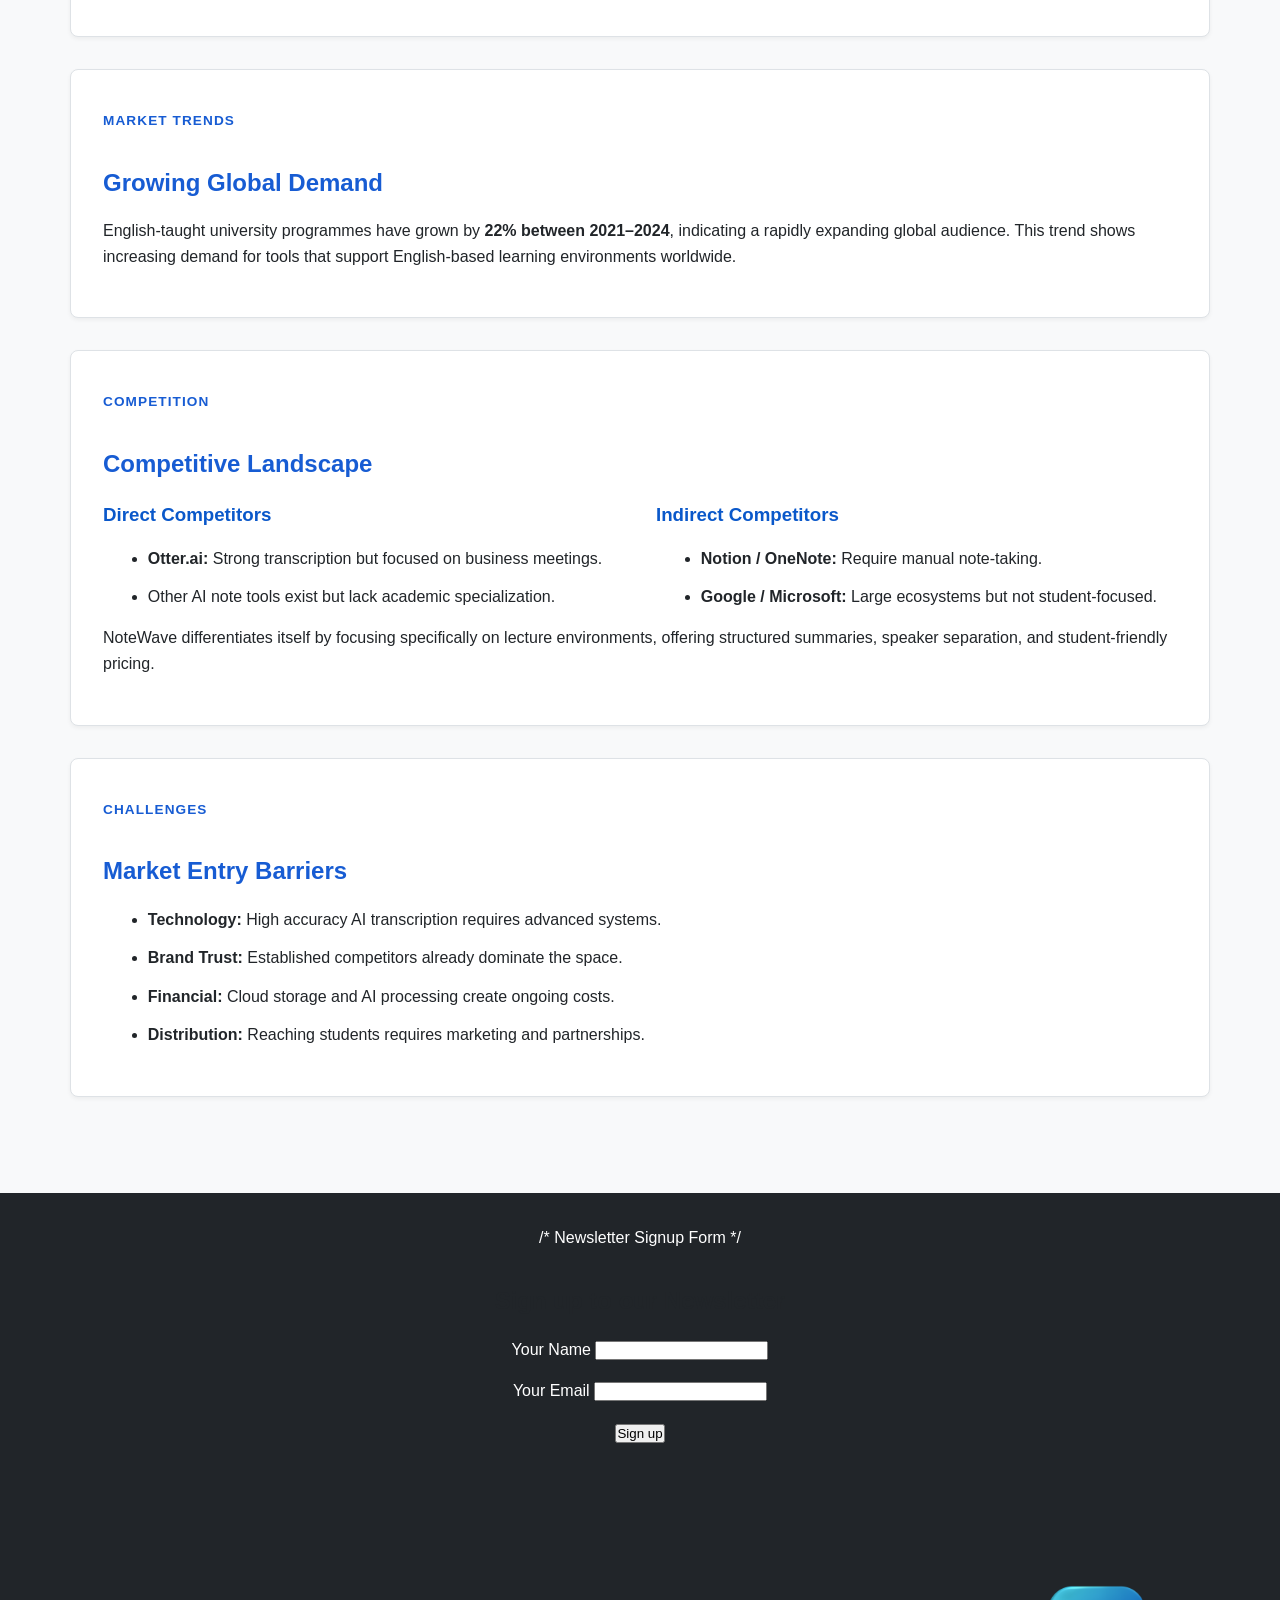
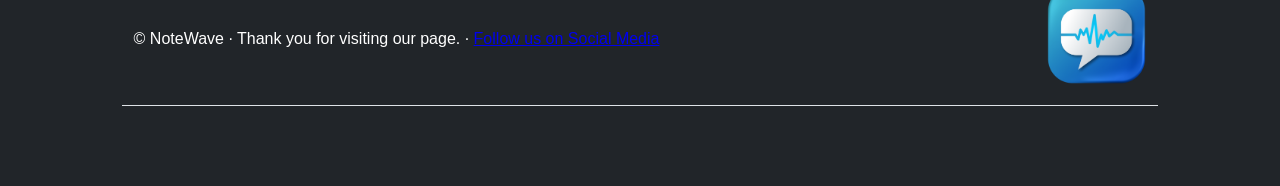
<file: market.html>
<!DOCTYPE html>
<html lang="en">
<head>
    <meta charset="UTF-8">
    <meta name="viewport" content="width=device-width, initial-scale=1.0">
    <title>Market & Customers - NoteWave</title>
    <link rel="stylesheet" href="./css/styles.css">
</head>
<body>
    <header>
        <nav>
            <a href="./index.html" class="logo">
                <img src="./images/notewave_logo.png" alt="NoteWave Logo">
                NoteWave
            </a>
            <ul class="nav-links">
                <li><a href="index.html">Home</a></li>
                <li><a href="about.html">About</a></li>
                <li><a href="market.html" class="active">Market</a></li>
                <li><a href="business.html">Business</a></li>
                <li><a href="team.html">Team</a></li>
                <li><a href="contact.html">Contact</a></li>
            </ul>
        </nav>
    </header>

    <main class="container">

    <!-- HERO / INTRO -->
    <section class="hero-card">
        <div class="hero-text">
            <p class="eyebrow">Market Analysis</p>
            <h1>Understanding Our Market</h1>
            <p class="hero-description">
                NoteWave targets a rapidly growing global student market, focusing on productivity,
                automation, and AI-powered learning tools designed specifically for academic environments.
            </p>
        </div>
        <div class="hero-image">
            <img src="./images/notewave_logo.png" alt="Market Illustration">
        </div>
    </section>

    <!-- MARKET SIZE STATS -->
    <section class="stats-grid">
        <div class="stat-box">
            <h3>30–50M</h3>
            <p>Total Addressable Market</p>
        </div>
        <div class="stat-box">
            <h3>22%</h3>
            <p>Growth in English Programs</p>
        </div>
        <div class="stat-box">
            <h3>Real-Time</h3>
            <p>Demand for Speed</p>
        </div>
        <div class="stat-box">
            <h3>AI Driven</h3>
            <p>Automation Trend</p>
        </div>
    </section>

    <!-- TARGET + NEEDS -->
    <section class="card">
        <p class="section-label">Target Audience</p>
        <h2 class="section-title">Who We Serve</h2>
        <p class="lead-text">
            Our primary audience is English-speaking university students who want to simplify their academic workload.
            These users struggle to listen, understand, and write notes simultaneously in fast-paced lectures.
        </p>

        <div class="feature-grid">
            <div class="feature-box">
                <h3>Accuracy</h3>
                <p>Highly accurate speech-to-text transcription is essential for capturing lectures correctly.</p>
            </div>
            <div class="feature-box">
                <h3>Speed</h3>
                <p>Real-time transcription with minimal delay is critical for usability during lectures.</p>
            </div>
            <div class="feature-box">
                <h3>Structure</h3>
                <p>Students prefer bullet-point summaries and well-organised notes for revision.</p>
            </div>
        </div>
    </section>

    <!-- MARKET SIZE -->
    <section class="card">
        <p class="section-label">Market Size</p>
        <h2 class="section-title">Total Addressable Market (TAM)</h2>
        <p>
            Our estimated TAM focuses on English-speaking university students across major regions.
        </p>

        <table>
            <tr>
                <th>Region</th>
                <th>Students</th>
            </tr>
            <tr>
                <td>United States</td>
                <td>20+ million</td>
            </tr>
            <tr>
                <td>UK & Ireland</td>
                <td>2.7 – 3.2 million</td>
            </tr>
            <tr>
                <td>Canada</td>
                <td>~2 million</td>
            </tr>
            <tr>
                <td>Australia</td>
                <td>1.5 – 2 million</td>
            </tr>
        </table>

        <p>
            Including international English-taught programmes, the total market expands to approximately
            <strong>30–50 million students globally</strong>, representing a significant growth opportunity.
        </p>
    </section>

    <!-- GROWTH -->
    <section class="card">
        <p class="section-label">Market Trends</p>
        <h2 class="section-title">Growing Global Demand</h2>
        <p>
            English-taught university programmes have grown by <strong>22% between 2021–2024</strong>,
            indicating a rapidly expanding global audience. This trend shows increasing demand for tools
            that support English-based learning environments worldwide.
        </p>
    </section>

    <!-- COMPETITORS -->
    <section class="card">
        <p class="section-label">Competition</p>
        <h2 class="section-title">Competitive Landscape</h2>

        <div class="content-grid two-column">
            <div>
                <h3>Direct Competitors</h3>
                <ul class="styled-list">
                    <li><strong>Otter.ai:</strong> Strong transcription but focused on business meetings.</li>
                    <li>Other AI note tools exist but lack academic specialization.</li>
                </ul>
            </div>

            <div>
                <h3>Indirect Competitors</h3>
                <ul class="styled-list">
                    <li><strong>Notion / OneNote:</strong> Require manual note-taking.</li>
                    <li><strong>Google / Microsoft:</strong> Large ecosystems but not student-focused.</li>
                </ul>
            </div>
        </div>

        <p>
            NoteWave differentiates itself by focusing specifically on lecture environments,
            offering structured summaries, speaker separation, and student-friendly pricing.
        </p>
    </section>

    <!-- BARRIERS -->
    <section class="card">
        <p class="section-label">Challenges</p>
        <h2 class="section-title">Market Entry Barriers</h2>

        <ul class="icon-list">
            <li><strong>Technology:</strong> High accuracy AI transcription requires advanced systems.</li>
            <li><strong>Brand Trust:</strong> Established competitors already dominate the space.</li>
            <li><strong>Financial:</strong> Cloud storage and AI processing create ongoing costs.</li>
            <li><strong>Distribution:</strong> Reaching students requires marketing and partnerships.</li>
            
        </ul>
    </section>

</main>

    <footer>
 /*  Newsletter Signup Form */
    <section id="newsletter" class="newsletter container">
  <div class="container-content">
    <h2>Sign up to our Newsletter</h2>

    <form action="https://formspree.io/f/xdkwqnnb" method="post">
      
      <p>
        <label for="contact-name">Your Name</label>
        <input id="contact-name" type="text" name="contact-name" required>
      </p>

      <p>
        <label for="contact-email">Your Email</label>
        <input id="contact-email" type="email" name="contact-email" required>
      </p>
      <p>
        <input type="submit" value="Sign up">
      </p>

    </form>
  </div>
</section>

<footer id="footer-layout">
  <table width="100%">
    <tr>
      <td align="center">
        &copy; <span class="footer-text">NoteWave</span>
        <span class="footer-separator">&middot;</span>
        <span class="footer-text">Thank you for visiting our page.</span>
        <span class="footer-separator">&middot;</span>
        <a href="https://www.instagram.com/notewave_ac/?hl=en" target="_blank">
  <span class="footer-text">Follow us on Social Media</span>
</a>
      </td>
      <td align="right" valign="bottom" width="50">
        <img src="images/notewave_logo.png" height="100" width="100" alt="NoteWave logo - AI-powered academic note-taking app for university students" class="contact-logo">
      </td>
    </tr>
  </table>
    </footer>
</body>
</html>
</file>
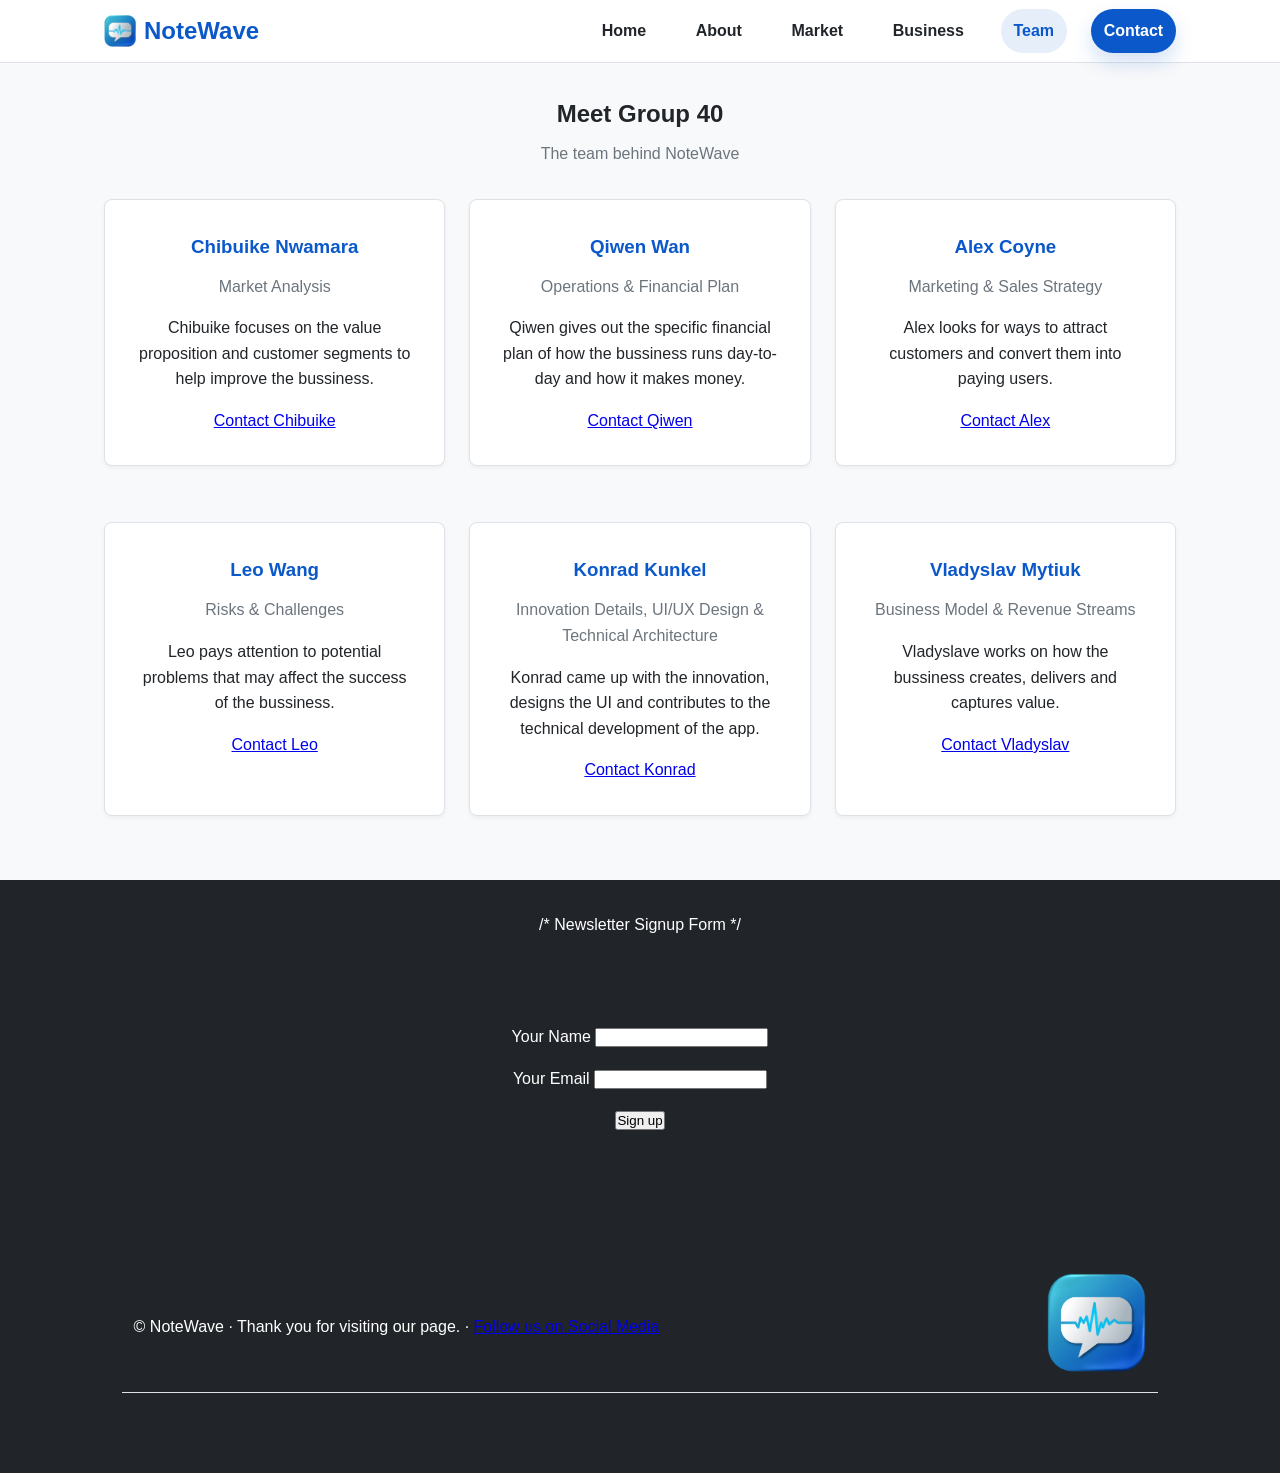
<file: team.html>
<!DOCTYPE html>
<html lang="en">
<head>
    <meta charset="UTF-8">
    <meta name="viewport" content="width=device-width, initial-scale=1.0">
    <title>Meet the Team - NoteWave</title>
    <link rel="stylesheet" href="./css/styles.css">
</head>
<body>
    <header>
        <nav>
            <a href="./index.html" class="logo">
                <img src="./images/notewave_logo.png" alt="NoteWave Logo">
                NoteWave
            </a>
            <ul class="nav-links">
                <li><a href="index.html">Home</a></li>
                <li><a href="about.html">About</a></li>
                <li><a href="market.html">Market</a></li>
                <li><a href="business.html">Business</a></li>
                <li><a href="team.html" class="active">Team</a></li>
                <li><a href="contact.html">Contact</a></li>
            </ul>
        </nav>
    </header>

    <main>
        <h2 style="text-align: center; margin-bottom: 0.5rem;">Meet Group 40</h2>
        <p style="text-align: center; color: #6c757d; margin-bottom: 2rem;">The team behind NoteWave</p>
        
        <div class="grid">
            <div class="card" style="text-align: center;">
                <h3>Chibuike Nwamara</h3>
                <p style="color: #6c757d; font-weight: 500;">Market Analysis</p>
                <p style="font-weight: 350;">Chibuike focuses on the value proposition and customer segments to help improve the bussiness.</p>
                <a href="mailto:chibuike.nwamara2@mail.dcu.ie">Contact Chibuike</a>
            </div>
            <div class="card" style="text-align: center;">
                <h3>Qiwen Wan</h3>
                <p style="color: #6c757d; font-weight: 500;">Operations & Financial Plan</p>
                <p style="font-weight: 350;">Qiwen gives out the specific financial plan of how the bussiness runs day-to-day and how it makes money.</p>
                <a href="mailto:qiwen.wan2@mail.dcu.ie">Contact Qiwen</a>
            </div>
            <div class="card" style="text-align: center;">
                <h3>Alex Coyne</h3>
                <p style="color: #6c757d; font-weight: 500;">Marketing & Sales Strategy</p>
                <p style="font-weight: 350;">Alex looks for ways to attract customers and convert them into paying users.</p>
                <a href="mailto:alex.coyne2@mail.dcu.ie">Contact Alex</a>
            </div>
            <div class="card" style="text-align: center;">
                <h3>Leo Wang</h3>
                <p style="color: #6c757d; font-weight: 500;">Risks & Challenges</p>
                <p style="font-weight: 350;">Leo pays attention to potential problems that may affect the success of the bussiness.</p>
                <a href="mailto:leo.wang2@mail.dcu.ie">Contact Leo</a>
            </div>
            <div class="card" style="text-align: center;">
                <h3>Konrad Kunkel</h3>
                <p style="color: #6c757d; font-weight: 500;">Innovation Details, UI/UX Design & Technical Architecture</p>
                <p style="font-weight: 350;">Konrad came up with the innovation, designs the UI and contributes to the technical development of the app.</p>
                <a href="mailto:konrad.kunkel2@mail.dcu.ie">Contact Konrad</a>
            </div>
            <div class="card" style="text-align: center;">
                <h3>Vladyslav Mytiuk</h3>
                <p style="color: #6c757d; font-weight: 500;">Business Model & Revenue Streams</p>
                <p style="font-weight: 350;">Vladyslave works on how the bussiness creates, delivers and captures value.</p>
                <a href="mailto:vladyslav.mytiuk2@mail.dcu.ie">Contact Vladyslav</a>
            </div>
        </div>
    </main>

    <footer>
 /*  Newsletter Signup Form */
    <section id="newsletter" class="newsletter container">
  <div class="container-content">
    <h2>Sign up to our Newsletter</h2>

    <form action="https://formspree.io/f/xdkwqnnb" method="post">
      
      <p>
        <label for="contact-name">Your Name</label>
        <input id="contact-name" type="text" name="contact-name" required>
      </p>

      <p>
        <label for="contact-email">Your Email</label>
        <input id="contact-email" type="email" name="contact-email" required>
      </p>
      <p>
        <input type="submit" value="Sign up">
      </p>

    </form>
  </div>
</section>

<footer id="footer-layout">
  <table width="100%">
    <tr>
      <td align="center">
        &copy; <span class="footer-text">NoteWave</span>
        <span class="footer-separator">&middot;</span>
        <span class="footer-text">Thank you for visiting our page.</span>
        <span class="footer-separator">&middot;</span>
        <a href="https://www.instagram.com/notewave_ac/?hl=en" target="_blank">
  <span class="footer-text">Follow us on Social Media</span>
</a>
      </td>
      <td align="right" valign="bottom" width="50">
        <img src="images/notewave_logo.png" height="100" width="100" alt="NoteWave logo - AI-powered academic note-taking app for university students" class="contact-logo">
      </td>
    </tr>
  </table>
    </footer>
</body>
</html>
</file>
<file: css/styles.css>
/* styles.css */
:root {
    --primary-blue: #0A58CA;
    --light-blue: #E7F1FF;
    --dark-slate: #212529;
    --white: #FFFFFF;
    --light-gray: #F8F9FA;
    --border-color: #DEE2E6;
}

* {
    box-sizing: border-box;
    margin: 0;
    padding: 0;
}

body {
    font-family: -apple-system, BlinkMacSystemFont, "Segoe UI", Roboto, "Helvetica Neue", Arial, sans-serif;
    line-height: 1.6;
    color: var(--dark-slate);
    background-color: var(--light-gray);
    display: flex;
    flex-direction: column;
    min-height: 100vh;
    overflow-x: hidden;
}

header {
    background-color: var(--white);
    border-bottom: 1px solid var(--border-color);
    position: sticky;
    top: 0;
    z-index: 1000;
}

nav {
    display: flex;
    justify-content: space-between;
    align-items: center;
    padding: 0.55rem 5%;
    max-width: 1200px;
    margin: 0 auto;
}

.logo {
    display: flex;
    align-items: center;
    gap: 0.5rem;
    font-size: 1.5rem;
    font-weight: bold;
    color: var(--primary-blue);
    text-decoration: none;
}

.logo img {
    height: 32px;
    width: auto;
}

.nav-links {
    list-style: none;
    display: flex;
    gap: 1.5rem;
    align-items: center;
    margin-bottom: 0;
}

.nav-links li {
    margin-bottom: 0;
}

.nav-links a {
    display: inline-flex;
    align-items: center;
    justify-content: center;
    padding: 0.38rem 0.8rem;
    min-height: 2.75rem;
    border-radius: 999px;
    text-decoration: none;
    color: var(--dark-slate);
    font-weight: 600;
    line-height: 1;
    transition: color 0.25s ease, background-color 0.25s ease, transform 0.25s ease, box-shadow 0.25s ease;
}

.nav-links a:hover {
    color: var(--primary-blue);
    background: rgba(10, 88, 202, 0.08);
    transform: translateY(-1px);
}

.nav-links a.active {
    color: var(--primary-blue);
    background: rgba(10, 88, 202, 0.1);
}

.nav-links a[href="contact.html"] {
    background: var(--primary-blue);
    color: var(--white);
    box-shadow: 0 10px 20px rgba(10, 88, 202, 0.18);
}

.nav-links a[href="contact.html"]:hover,
.nav-links a[href="contact.html"].active {
    background: #084298;
    color: var(--white);
    box-shadow: 0 14px 24px rgba(10, 88, 202, 0.24);
}

main {
    flex: 1;
    padding: 2rem 5%;
    max-width: 1200px;
    margin: 0 auto;
    width: 100%;
}

footer {
    background-color: var(--dark-slate);
    color: var(--white);
    text-align: center;
    padding: 2rem 5%;
    margin-top: auto;
}

/* Typography */
h1, h2, h3, h4 {
    margin-bottom: 1rem;
    color: var(--dark-slate);
}

p {
    margin-bottom: 1rem;
}

ul {
    margin-left: 1.5rem;
    margin-bottom: 1rem;
}

li {
    margin-bottom: 0.5rem;
}

/* Hero Section */
.hero {
    text-align: center;
    padding: 5rem 2rem 4rem;
    background:
        radial-gradient(circle at top left, rgba(10, 88, 202, 0.14), transparent 32%),
        radial-gradient(circle at top right, rgba(75, 181, 255, 0.14), transparent 28%),
        linear-gradient(180deg, #ffffff 0%, #f5f9ff 100%);
    border-radius: 24px;
    box-shadow: 0 18px 48px rgba(15, 23, 42, 0.08);
    margin-bottom: 3rem;
    position: relative;
    overflow: visible;
    isolation: isolate;
}

.hero h1 {
    font-size: clamp(2.75rem, 6vw, 4.5rem);
    color: var(--primary-blue);
    margin-bottom: 1rem;
    line-height: 1.05;
    max-width: 900px;
    margin-left: auto;
    margin-right: auto;
}

.hero p {
    font-size: 1.25rem;
    color: #495057;
    max-width: 700px;
    margin: 0 auto 2rem;
}

.hero-background {
    position: absolute;
    inset: 0;
    pointer-events: none;
    z-index: -1;
}

.hero-orb {
    position: absolute;
    border-radius: 50%;
    filter: blur(10px);
    opacity: 0.7;
    animation: heroFloat 10s ease-in-out infinite;
}

.hero-orb-one {
    width: 280px;
    height: 280px;
    background: rgba(10, 88, 202, 0.12);
    top: -70px;
    left: -40px;
}

.hero-orb-two {
    width: 220px;
    height: 220px;
    background: rgba(90, 200, 250, 0.18);
    right: 6%;
    bottom: 14%;
    animation-delay: -4s;
}

.hero-eyebrow {
    display: inline-flex;
    align-items: center;
    gap: 0.5rem;
    background: rgba(255, 255, 255, 0.78);
    border: 1px solid rgba(23, 92, 211, 0.14);
    border-radius: 999px;
    padding: 0.5rem 1rem;
    color: #175cd3;
    font-size: 0.9rem;
    font-weight: 700;
    letter-spacing: 0.04em;
    text-transform: uppercase;
    margin-bottom: 1.5rem;
    backdrop-filter: blur(10px);
}

.hero-actions {
    display: flex;
    justify-content: center;
    gap: 1rem;
    flex-wrap: wrap;
    margin-bottom: 2rem;
}

.hero-stats {
    display: grid;
    grid-template-columns: repeat(3, minmax(0, 1fr));
    gap: 1rem;
    max-width: 860px;
    margin: 0 auto 1rem;
}

.hero-stat {
    background: rgba(255, 255, 255, 0.82);
    border: 1px solid rgba(23, 92, 211, 0.12);
    border-radius: 18px;
    padding: 1rem 1.15rem;
    display: flex;
    flex-direction: column;
    gap: 0.2rem;
    box-shadow: 0 16px 30px rgba(15, 23, 42, 0.06);
    backdrop-filter: blur(10px);
    animation: statPulse 4s ease-in-out infinite;
    animation-delay: var(--delay, 0s);
}

.hero-stat-value {
    font-size: 1.35rem;
    font-weight: 800;
    color: #0f172a;
}

.hero-stat-label {
    font-size: 0.95rem;
    color: #5b6672;
}

/* Buttons */
.btn {
    display: inline-block;
    padding: 0.75rem 1.5rem;
    background-color: var(--primary-blue);
    color: var(--white);
    text-decoration: none;
    border-radius: 6px;
    font-weight: bold;
    font-size: 1rem;
    border: none;
    cursor: pointer;
    transition: background-color 0.3s;
}

.btn:hover {
    background-color: #084298;
}

.btn-ghost {
    background: rgba(255, 255, 255, 0.85);
    border: 1px solid rgba(23, 92, 211, 0.16);
    color: #0f172a;
    box-shadow: 0 10px 24px rgba(15, 23, 42, 0.06);
}

.btn-ghost:hover {
    background: #ffffff;
    color: var(--primary-blue);
}

/* Cards & Grid */
.grid {
    display: grid;
    grid-template-columns: repeat(auto-fit, minmax(280px, 1fr));
    gap: 1.5rem;
    margin-top: 1.5rem;
}

.card {
    background: var(--white);
    padding: 2rem;
    border-radius: 8px;
    box-shadow: 0 2px 4px rgba(0,0,0,0.05);
    border: 1px solid var(--border-color);
}

.card h3 {
    color: var(--primary-blue);
    margin-bottom: 0.75rem;
}

/* Forms */
.form-container {
    max-width: 500px;
    margin: 0 auto;
    background: var(--white);
    padding: 2.5rem;
    border-radius: 8px;
    box-shadow: 0 4px 6px rgba(0,0,0,0.05);
    border: 1px solid var(--border-color);
}

.form-group {
    margin-bottom: 1.5rem;
}

.form-group label {
    display: block;
    margin-bottom: 0.5rem;
    font-weight: 600;
}

.form-group input {
    width: 100%;
    padding: 0.75rem;
    border: 1px solid var(--border-color);
    border-radius: 4px;
    font-family: inherit;
    font-size: 1rem;
    transition: border-color 0.3s, box-shadow 0.3s;
}

.form-group input:focus {
    outline: none;
    border-color: var(--primary-blue);
    box-shadow: 0 0 0 3px rgba(10, 88, 202, 0.25);
}

/* Hero Interactive & Visuals */
.hero-interactive {
    position: relative;
    margin-top: 1rem;
}

.btn-hero {
    font-size: 1.5rem;
    padding: 1.6rem 4.1rem;
    border-radius: 14px;
    box-shadow: 0 4px 15px rgba(10, 88, 202, 0.3);
    position: relative;
    z-index: 10;
    transition: all 0.3s ease;
}

.btn-hero:hover {
    transform: translateY(-2px) scale(1.05);
    box-shadow: 0 8px 25px rgba(10, 88, 202, 0.4);
}

.hero-visuals {
    position: relative;
    max-width: 800px;
    margin: 6.5rem auto 0;
    display: flex;
    justify-content: center;
    align-items: flex-end;
    overflow: visible;
}

.macbook-wrapper {
    width: 80%;
    max-width: 520px;
    z-index: 5;
    position: relative;
    transition: transform 0.5s cubic-bezier(0.175, 0.885, 0.32, 1.275);
}

.visual-macbook {
    width: 100%;
    height: auto;
    display: block;
    transform-origin: center 80%;
    transition: transform 0.1s ease-out;
}

.visual-hand {
    position: absolute;
    bottom: 70%;
    z-index: 15;
    width: 30vw;
    max-width: 400px;
    transition: all 0.6s cubic-bezier(0.175, 0.885, 0.32, 1.275);
    opacity: 0;
    pointer-events: none;
}

.visual-hand-left {
    left: min(-24vw, calc(50% - 50vw));
    transform: translateX(-100%) rotate(-30deg);
}

.visual-hand-right {
    right: min(-24vw, calc(50% - 50vw));
    transform: translateX(100%) rotate(30deg);
}

/* Animations Triggered by Hovering the Button */
.hero-interactive.is-hovered .macbook-wrapper {
    transform: translateY(-30px);
}

.hero-interactive.is-hovered .visual-hand-left {
    opacity: 1;
    transform: translateX(0) rotate(-10deg);
}

.hero-interactive.is-hovered .visual-hand-right {
    opacity: 1;
    transform: translateX(0) rotate(10deg);
}

.reveal-up {
    opacity: 0;
    transform: translateY(42px);
    transition: opacity 0.8s ease, transform 0.8s ease;
}

.reveal-up.visible {
    opacity: 1;
    transform: translateY(0);
}

@keyframes heroFloat {
    0%, 100% { transform: translate3d(0, 0, 0) scale(1); }
    50% { transform: translate3d(0, 18px, 0) scale(1.06); }
}

@keyframes statPulse {
    0%, 100% { transform: translateY(0); }
    50% { transform: translateY(-4px); }
}

/* Transcription Recording Demo Feature */
.feature-recording {
    background-color: #1a1a1e;
    width: auto;
    margin-left: calc(-50vw + 50%);
    margin-right: calc(-50vw + 50%);
    padding: 5rem 2rem;
    display: flex;
    justify-content: center;
    margin-top: 4rem;
    margin-bottom: 2rem;
}

.recording-layout {
    display: flex;
    gap: 4rem;
    max-width: 1200px;
    width: 100%;
    align-items: center;
}

.recording-container {
    flex: 2;
    width: 100%;
    display: flex;
    flex-direction: column;
    gap: 3rem;
}

.recording-features {
    flex: 1;
    background-color: #242428;
    border-radius: 12px;
    padding: 2.5rem;
    box-shadow: 0 4px 20px rgba(0,0,0,0.2);
    color: #e0e0e0;
    transition: transform 0.8s ease-out, box-shadow 0.8s ease-out, opacity 0.8s ease-out;
}

.slide-in-right {
    opacity: 0;
    transform: translateX(100px);
}

.slide-in-right.visible {
    opacity: 1;
    transform: translateX(0);
}

.recording-features.visible:hover {
    transform: translateY(-5px);
    box-shadow: 0 10px 30px rgba(0,0,0,0.4);
    transition: transform 0.2s ease, box-shadow 0.2s ease;
}

.recording-features h3 {
    color: #ffffff;
    font-size: 1.5rem;
    margin-bottom: 1.5rem;
}

.recording-features p {
    margin: 0;
    color: #9a9a9f;
    font-size: 1.1rem;
    line-height: 1.6;
}

.transcription-display {
    font-size: 1.5rem;
    line-height: 1.6;
    min-height: 150px;
}

.transcription-display .placeholder-text {
    color: #4a4a50;
    text-align: left;
}

.transcription-display .final-text {
    color: #55555c; /* Older text is darker */
    transition: color 0.5s;
}

.transcription-display .interim-text {
    color: #ffffff; /* Newest text is highlighted white */
    background: transparent;
    padding: 0;
}

.recording-controls-wrapper {
    background-color: #242428;
    border-radius: 12px;
    padding: 1rem 2rem;
    display: flex;
    justify-content: center;
    box-shadow: 0 4px 20px rgba(0,0,0,0.2);
}

.recording-controls {
    display: flex;
    align-items: center;
    gap: 2.5rem;
}

.control-btn {
    background: none;
    border: none;
    color: #707078;
    cursor: pointer;
    display: flex;
    align-items: center;
    justify-content: center;
    transition: color 0.3s;
    padding: 0.5rem;
}

.control-btn:hover {
    color: #ffffff;
}

.record-btn-big {
    background: none;
    border: 2px solid #e05e50;
    width: 56px;
    height: 56px;
    border-radius: 50%;
    display: flex;
    align-items: center;
    justify-content: center;
    cursor: pointer;
    transition: all 0.3s ease;
    padding: 0;
}

.record-btn-big:hover {
    transform: scale(1.05);
}

.record-inner {
    width: 44px;
    height: 44px;
    background-color: #e05e50;
    border-radius: 50%;
    transition: all 0.3s ease;
}

.record-btn-big.recording .record-inner {
    border-radius: 8px; /* Square shape when recording */
    width: 24px;
    height: 24px;
}

/* Responsive */
@media (max-width: 900px) {
    .recording-layout {
        flex-direction: column;
        gap: 2rem;
    }
    
    .recording-features {
        width: 100%;
    }
}

@media (max-width: 768px) {
    .visual-hand {
        display: none !important;
    }

    nav {
        flex-direction: column;
        gap: 1rem;
    }
    
    .nav-links {
        flex-wrap: wrap;
        justify-content: center;
        gap: 1rem;
    }
    
    .hero h1 {
        font-size: 2rem;
    }

    .hero {
        padding: 3rem 1.25rem;
        border-radius: 18px;
    }

    .hero p {
        font-size: 1.05rem;
    }

    .hero-actions {
        flex-direction: column;
        align-items: stretch;
    }

    .hero-stats {
        grid-template-columns: 1fr;
        gap: 0.75rem;
    }

    .hero-visuals {
        margin-top: 3.5rem;
        flex-direction: column;
        align-items: center;
    }
}

/* Summarization Feature */
.feature-summarize {
    padding: 6rem 2rem;
    background-color: var(--white);
    text-align: center;
    border-top: 1px solid var(--border-color);
    width: auto;
    margin-left: calc(-50vw + 50%);
    margin-right: calc(-50vw + 50%);
}

.summarize-header {
    margin-bottom: 4rem;
}

.summarize-header h2 {
    font-size: 2.5rem;
    color: var(--primary-blue);
    margin-bottom: 0.5rem;
}

.summarize-header p {
    font-size: 1.25rem;
    color: #6c757d;
}

.summarize-layout {
    display: grid;
    gap: 2rem;
    max-width: 1280px;
    margin: 0 auto;
    text-align: left;
}

.summarize-top-row {
    display: grid;
    grid-template-columns: repeat(2, minmax(0, 1fr));
    gap: 1.5rem;
    align-items: stretch;
}

.summarize-box {
    background: var(--light-gray);
    border: 1px solid var(--border-color);
    border-radius: 12px;
    padding: 2.5rem 2rem 2rem;
    min-height: 360px;
    box-shadow: 0 4px 15px rgba(0,0,0,0.05);
    position: relative;
    transition: transform 0.3s ease, box-shadow 0.3s ease;
    display: flex;
    flex-direction: column;
    height: 100%;
}

.summarize-box:hover {
    transform: translateY(-5px);
    box-shadow: 0 10px 25px rgba(0,0,0,0.1);
}

.box-badge {
    position: absolute;
    top: -14px;
    left: 2rem;
    background: var(--dark-slate);
    color: var(--white);
    padding: 0.4rem 1.2rem;
    border-radius: 20px;
    font-size: 0.85rem;
    font-weight: bold;
    text-transform: uppercase;
    letter-spacing: 0.5px;
    box-shadow: 0 4px 6px rgba(0,0,0,0.1);
}

.badge-ai {
    background: var(--primary-blue);
}

.box-content {
    flex-grow: 1;
    display: flex;
    flex-direction: column;
    justify-content: center;
}

.original-text-box .box-content {
    justify-content: flex-start;
}

.original-text-box .box-content p {
    font-size: 1.2rem;
    line-height: 1.95;
    margin-bottom: 0;
    font-style: italic;
    font-family: Georgia, "Times New Roman", serif;
}

.box-content p {
    color: #495057;
    font-size: 0.8rem;
    line-height: 1.8;
}

.box-content h4 {
    color: var(--dark-slate);
    margin-bottom: 1rem;
    font-size: 1.2rem;
}

.box-content ul {
    margin-left: 1.25rem;
}

.box-content li {
    margin-bottom: 0.75rem;
    color: #495057;
    line-height: 1.5;
}

.summarize-arrow-row {
    display: flex;
    justify-content: center;
}

.summarize-arrow {
    display: flex;
    flex-direction: row;
    align-items: center;
    justify-content: center;
    min-width: 240px;
    color: var(--primary-blue);
}

.summarize-arrow-line {
    width: 160px;
    height: 4px;
    border-radius: 999px;
    background: linear-gradient(90deg, rgba(10, 88, 202, 0.18) 0%, rgba(10, 88, 202, 0.95) 100%);
}

.summarize-arrow-head {
    width: 18px;
    height: 18px;
    border-right: 4px solid var(--primary-blue);
    border-bottom: 4px solid var(--primary-blue);
    transform: rotate(-45deg);
    margin-left: -2px;
}

.summarize-action-wrap {
    display: flex;
    justify-content: center;
}

.summarize-action {
    display: flex;
    justify-content: center;
    align-items: center;
    padding: 0;
}

.btn-summarize {
    background: var(--primary-blue);
    color: var(--white);
    border: none;
    padding: 1rem 2rem;
    font-size: 1.1rem;
    font-weight: bold;
    border-radius: 50px;
    cursor: pointer;
    box-shadow: 0 4px 15px rgba(10, 88, 202, 0.3);
    transition: all 0.3s ease;
    display: flex;
    align-items: center;
    justify-content: center;
    min-width: 180px;
}

.btn-summarize:hover {
    transform: scale(1.05);
    box-shadow: 0 8px 25px rgba(10, 88, 202, 0.4);
}

.btn-loader {
    width: 20px;
    height: 20px;
    border: 3px solid rgba(255,255,255,0.3);
    border-radius: 50%;
    border-top-color: var(--white);
    animation: spin 1s ease-in-out infinite;
    display: inline-block;
}

.hidden {
    display: none !important;
}

@keyframes spin {
    to { transform: rotate(360deg); }
}

.placeholder-state {
    text-align: center;
    color: #adb5bd;
    font-style: italic;
}

.skeleton-line {
    height: 12px;
    background: linear-gradient(90deg, #e9ecef 25%, #f8f9fa 50%, #e9ecef 75%);
    background-size: 200% 100%;
    animation: loading-skeleton 1.5s infinite;
    border-radius: 4px;
    margin-bottom: 15px;
    width: 100%;
}

.w-75 { width: 75%; }
.w-50 { width: 50%; }

@keyframes loading-skeleton {
    0% { background-position: 200% 0; }
    100% { background-position: -200% 0; }
}

@media (max-width: 900px) {
    .summarize-top-row {
        grid-template-columns: 1fr;
        gap: 2.5rem;
    }

    .summarize-arrow-line {
        width: 110px;
    }

    .summarize-arrow-head {
        margin-left: -2px;
    }
}

/* Quiz Feature */
.feature-quiz {
    padding: 5rem 2rem 6rem;
    background: #1a1a1e;
    border-top: 1px solid var(--border-color);
    width: auto;
    margin-left: calc(-50vw + 50%);
    margin-right: calc(-50vw + 50%);
}

.quiz-layout {
    max-width: 1200px;
    margin: 0 auto;
    display: block;
}

.quiz-section-header {
    max-width: 1200px;
    margin: 0 auto 2rem;
    text-align: left;
}

.quiz-eyebrow {
    color: #7cc8ff;
    font-size: 0.85rem;
    font-weight: 700;
    text-transform: uppercase;
    letter-spacing: 0.08em;
    margin-bottom: 1rem;
}

.quiz-section-header h2 {
    font-size: 2.3rem;
    color: #ffffff;
    margin-bottom: 1rem;
}

.quiz-section-header p {
    font-size: 1.05rem;
    color: #b3b3ba;
    margin-bottom: 1.5rem;
}

.quiz-demo {
    background: #242428;
    border-radius: 18px;
    border: 1px solid rgba(255, 255, 255, 0.08);
    box-shadow: 0 16px 40px rgba(0, 0, 0, 0.24);
    padding: 2rem;
}

.quiz-demo-header {
    display: flex;
    justify-content: space-between;
    align-items: center;
    gap: 1rem;
    margin-bottom: 1.5rem;
}

.quiz-pill {
    background: rgba(124, 200, 255, 0.14);
    color: #8dd4ff;
    padding: 0.5rem 0.9rem;
    border-radius: 999px;
    font-size: 0.85rem;
    font-weight: 700;
}

.quiz-start-state {
    display: flex;
    align-items: center;
    justify-content: center;
    min-height: 320px;
}

.btn-quiz {
    border: none;
    background: #0a58ca;
    color: var(--white);
    font-weight: 700;
    padding: 0.85rem 1.25rem;
    border-radius: 999px;
    cursor: pointer;
    transition: transform 0.2s ease, box-shadow 0.2s ease, background-color 0.2s ease;
    box-shadow: 0 8px 18px rgba(10, 88, 202, 0.22);
}

.btn-quiz-large {
    font-size: 1.2rem;
    padding: 1.2rem 2.8rem;
    min-width: 240px;
}

.btn-quiz:hover:not(:disabled) {
    background-color: #084298;
    transform: translateY(-2px);
}

.btn-quiz:disabled {
    opacity: 0.7;
    cursor: wait;
}

.quiz-card {
    background: #1f1f23;
    border: 1px solid rgba(255, 255, 255, 0.08);
    border-radius: 14px;
    padding: 1.5rem;
    min-height: 170px;
}

.quiz-card h3 {
    margin-bottom: 0.75rem;
    color: #ffffff;
}

.quiz-card-intro p,
.quiz-placeholder-state p,
.quiz-question,
.quiz-feedback {
    color: #b3b3ba;
}

.quiz-card-intro {
    margin-bottom: 1.25rem;
    padding-bottom: 1rem;
    border-bottom: 1px solid rgba(255, 255, 255, 0.08);
}

.quiz-card-label {
    display: inline-block;
    color: #8dd4ff;
    font-size: 0.8rem;
    font-weight: 700;
    letter-spacing: 0.08em;
    text-transform: uppercase;
}

.quiz-card-intro p {
    margin-bottom: 0;
}

.quiz-placeholder-state {
    display: flex;
    align-items: center;
    justify-content: center;
    min-height: 138px;
    text-align: center;
}

.quiz-question {
    font-size: 1.05rem;
    margin-bottom: 1rem;
}

.quiz-answer-list {
    display: grid;
    gap: 0.85rem;
}

.quiz-answer {
    width: 100%;
    border: 1px solid rgba(255, 255, 255, 0.12);
    background: #2b2b30;
    color: #ffffff;
    border-radius: 12px;
    padding: 1rem 1rem;
    text-align: left;
    font: inherit;
    cursor: pointer;
    transition: transform 0.2s ease, border-color 0.2s ease, background-color 0.2s ease;
}

.quiz-answer:hover:not(:disabled) {
    transform: translateY(-2px);
    border-color: rgba(124, 200, 255, 0.45);
}

.quiz-answer.is-correct {
    background: rgba(36, 194, 128, 0.18);
    border-color: rgba(36, 194, 128, 0.8);
}

.quiz-answer.is-wrong {
    background: rgba(224, 94, 80, 0.16);
    border-color: rgba(224, 94, 80, 0.85);
}

.quiz-answer:disabled {
    cursor: default;
    opacity: 1;
}

.quiz-feedback {
    margin-top: 1rem;
    margin-bottom: 0;
    font-weight: 700;
}

.quiz-feedback.is-correct {
    color: #7ce6ac;
}

.quiz-feedback.is-wrong {
    color: #ff9d92;
}

.home-cta {
    padding: 2rem 0 1rem;
    text-align: center;
}

.home-cta-header {
    margin-bottom: 1.75rem;
}

.home-cta-header h2 {
    font-size: 2.5rem;
    color: var(--primary-blue);
    margin-bottom: 0.5rem;
}

.home-cta-header p {
    font-size: 1.25rem;
    color: #6c757d;
}

@media (max-width: 640px) {
    .quiz-demo-header {
        flex-direction: column;
        align-items: flex-start;
    }

    .quiz-demo {
        padding: 1.25rem;
    }

    .quiz-section-header h2 {
        font-size: 1.9rem;
    }

    .home-cta-header h2 {
        font-size: 1.9rem;
    }

    .home-cta-header p {
        font-size: 1.05rem;
    }
}


/* Leo added CSS */

.container {
    max-width: 1180px;
    margin: 0 auto;
    padding: 2rem 1.25rem 4rem;
}

.hero-card,
.cta-card {
    background: #ffffff;
    border: 1px solid #d8dde3;
    border-radius: 18px;
    padding: 2rem;
    margin-bottom: 1.5rem;
    box-shadow: 0 6px 18px rgba(15, 23, 42, 0.04);
    transition: transform 0.2s ease, box-shadow 0.2s ease;
}

.hero-card:hover,
.cta-card:hover,
.card:hover {
    transform: translateY(-2px);
    box-shadow: 0 10px 24px rgba(15, 23, 42, 0.08);
}

.hero-card {
    display: grid;
    grid-template-columns: 1.4fr 1fr;
    align-items: center;
    gap: 2rem;
    min-height: 320px;
}

.eyebrow {
    color: #175cd3;
    font-weight: 700;
    text-transform: uppercase;
    letter-spacing: 0.08em;
    font-size: 0.85rem;
    margin-bottom: 0.8rem;
}

.hero-text h1 {
    font-size: 2.5rem;
    line-height: 1.2;
    color: #0f172a;
    margin-bottom: 1rem;
}

.hero-description {
    max-width: 640px;
    font-size: 1.05rem;
    color: #4b5563;
    margin-bottom: 1.5rem;
}

.hero-image {
    display: flex;
    justify-content: center;
    align-items: center;
}

.hero-image img {
    width: 100%;
    max-width: 280px;
    height: auto;
    object-fit: contain;
    transition: transform 0.3s ease;
}

.hero-image img:hover {
    transform: scale(1.04);
}

.hero-buttons {
    display: flex;
    gap: 1rem;
    flex-wrap: wrap;
}

.btn {
    display: inline-block;
    text-decoration: none;
    font-weight: 700;
    padding: 0.85rem 1.2rem;
    border-radius: 999px;
    transition: all 0.2s ease;
}

.btn-primary {
    background: #175cd3;
    color: #ffffff;
}

.btn-primary:hover {
    background: #1247a6;
}

.btn-secondary {
    background: #ffffff;
    color: #0f172a;
    border: 1px solid #cdd5df;
}
/* Table Styles */
table {
    width: 100%;
    border-collapse: collapse;
    margin: 1rem 0;
}

th, td {
    padding: 0.75rem;
    text-align: left;
    border-bottom: 1px solid var(--border-color);
}

th {
    background: var(--light-gray);
    font-weight: 600;

}
.btn-secondary:hover {
    background: #f8fafc;
}

.stats-grid {
    display: grid;
    grid-template-columns: repeat(4, 1fr);
    gap: 1rem;
    margin-bottom: 1.5rem;
}

.stat-box {
    background: #ffffff;
    border: 1px solid #d8dde3;
    border-radius: 16px;
    padding: 1.4rem;
    text-align: center;
    box-shadow: 0 6px 18px rgba(15, 23, 42, 0.03);
}

.stat-box h3 {
    font-size: 1.5rem;
    color: #175cd3;
    margin-bottom: 0.35rem;
}

.stat-box p {
    font-size: 0.95rem;
    color: #4b5563;
    margin-bottom: 0;
}

.jump-links {
    display: flex;
    gap: 1rem;
    flex-wrap: wrap;
    justify-content: center;
}

.jump-links a {
    text-decoration: none;
    color: #175cd3;
    font-weight: 700;
    padding: 0.5rem 0.95rem;
    border-radius: 999px;
    background: #eef4ff;
    transition: background 0.2s ease;
}

.jump-links a:hover {
    background: #dbe8ff;
}

.section-title {
    color: #175cd3;
    margin-top: 2rem;
    margin-bottom: 0.7rem;
}

.section-label {
    color: #175cd3;
    font-size: 0.85rem;
    font-weight: 700;
    text-transform: uppercase;
    letter-spacing: 0.08em;
    margin-bottom: 0.5rem;
}

.section-label.light {
    color: #bfdbfe;
}

.lead-text {
    font-size: 1.06rem;
    margin-bottom: 1.6rem;
}

.content-grid.two-column,
.split-section {
    display: grid;
    grid-template-columns: repeat(2, 1fr);
    gap: 1.5rem;
}

.top-gap {
    margin-top: 1.5rem;
}

.styled-list,
.icon-list {
    margin-top: 1rem;
    padding-left: 1.3rem;
}

.styled-list li,
.icon-list li {
    margin-bottom: 0.8rem;
}

.feature-grid {
    display: grid;
    grid-template-columns: repeat(3, 1fr);
    gap: 1rem;
    margin: 1.5rem 0 2rem;
}

.feature-box {
    background: #f8fbff;
    border: 1px solid #dbe8ff;
    border-radius: 14px;
    padding: 1.2rem;
}

.feature-box h3 {
    font-size: 1.1rem;
    margin-bottom: 0.5rem;
    color: #175cd3;
}

.feature-box p {
    color: #4b5563;
    font-size: 0.95rem;
    margin-bottom: 0;
}

.highlight-section {
    background: linear-gradient(135deg, #0f172a, #172554);
    border-radius: 18px;
    padding: 2rem;
    margin-bottom: 1.5rem;
    color: #ffffff;
}

.highlight-inner h2 {
    color: #ffffff;
    margin-bottom: 1rem;
}

.advantage-grid {
    display: grid;
    grid-template-columns: repeat(4, 1fr);
    gap: 1rem;
    margin-top: 1.5rem;
}

.advantage-card {
    background: rgba(255, 255, 255, 0.08);
    border: 1px solid rgba(255, 255, 255, 0.12);
    border-radius: 14px;
    padding: 1.2rem;
    backdrop-filter: blur(6px);
}

.advantage-card h3 {
    font-size: 1.05rem;
    margin-bottom: 0.5rem;
    color: #ffffff;
}

.advantage-card p {
    font-size: 0.95rem;
    color: #dbeafe;
    margin-bottom: 0;
}

.cta-card {
    text-align: center;
    padding: 2.5rem 2rem;
}

.cta-card p {
    max-width: 720px;
    margin: 0.8rem auto 1.5rem;
    color: #4b5563;
}

@media (max-width: 992px) {
    .hero-card,
    .stats-grid,
    .feature-grid,
    .split-section,
    .content-grid.two-column,
    .advantage-grid {
        grid-template-columns: 1fr;
    }

    .hero-text h1 {
        font-size: 2rem;
    }

    .hero-image {
        order: -1;
    }
}

@media (max-width: 600px) {
    .container {
        padding: 1rem 0.8rem 3rem;
    }

    .hero-card,
    .cta-card,
    .highlight-section {
        padding: 1.4rem;
        border-radius: 14px;
    }

    .hero-text h1 {
        font-size: 1.7rem;
    }

    .btn {
        width: 100%;
        text-align: center;
    }

    .hero-buttons {
        flex-direction: column;
    }
}

.card,
.hero-card,
.cta-card,
.highlight-section {
    margin-bottom: 2rem;  
}

section {
    margin-bottom: 2.5rem;
}

.card {
    padding: 2rem;   
}

.card h2 {
    margin-bottom: 1rem;
}

.card p {
    margin-bottom: 1rem;
}

.content-grid.two-column,
.split-section {
    gap: 2rem;   
}

.feature-grid {
    gap: 1.5rem;
}

.styled-list li,
.icon-list li {
    margin-bottom: 0.8rem;
}

.jump-links {
    margin-bottom: 2rem;
    gap: 1rem;
}

.section-label {
    margin-top: 0.5rem;
}

@media (max-width: 768px) {
    section {
        margin-bottom: 2rem;
    }

    .card {
        padding: 1.5rem;
    }
}
</file>
